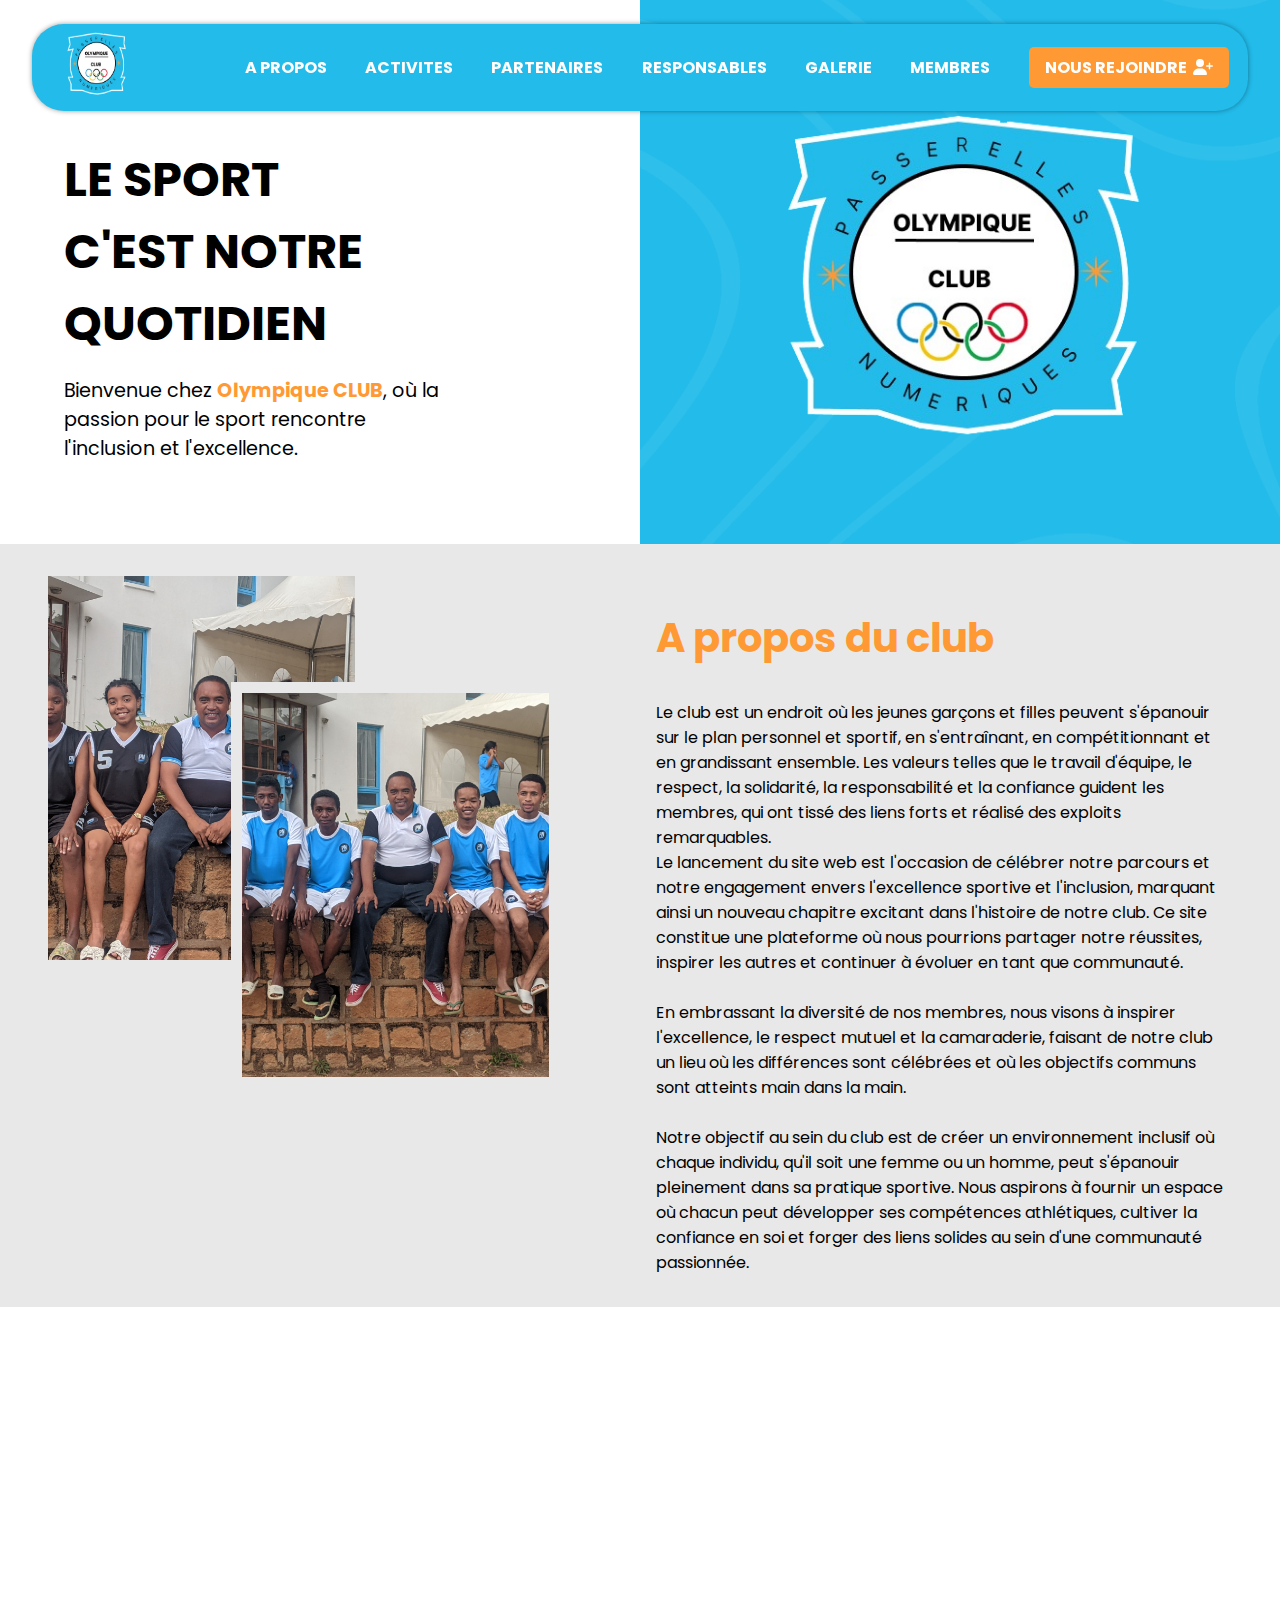
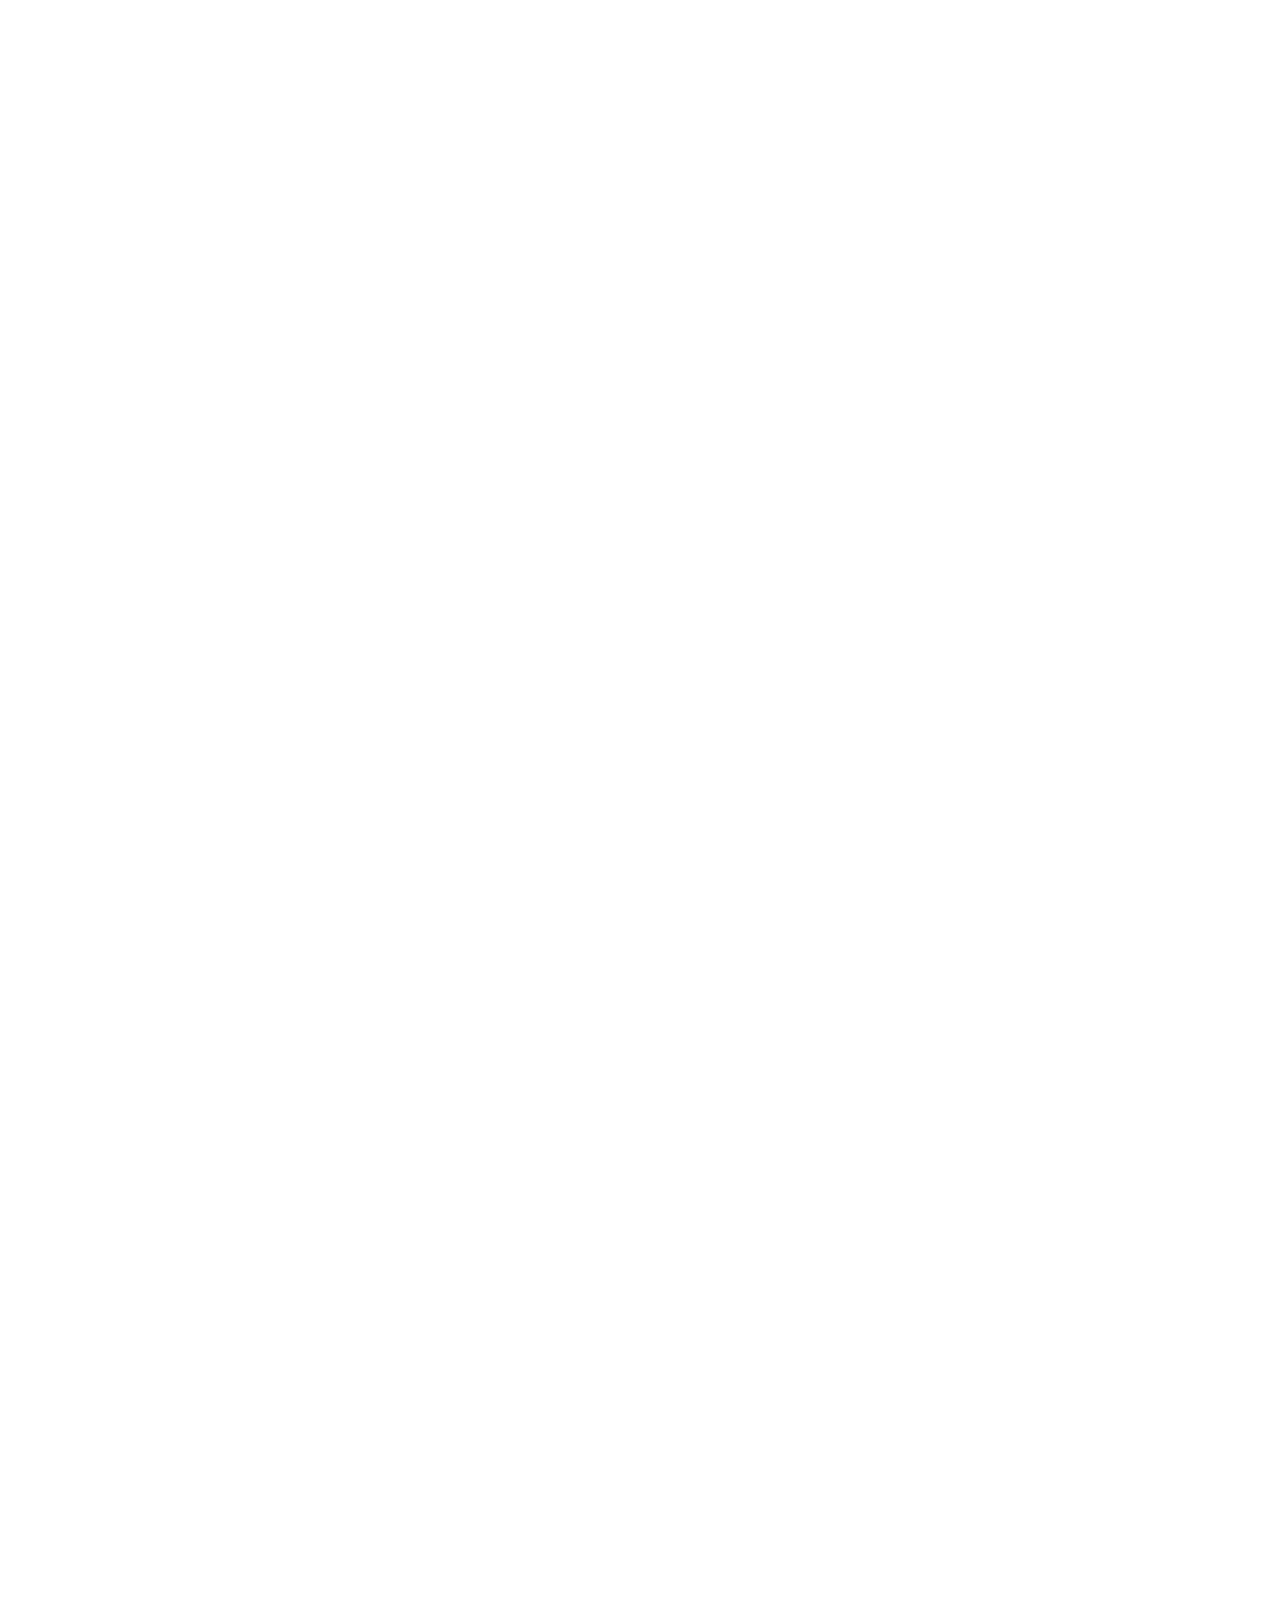
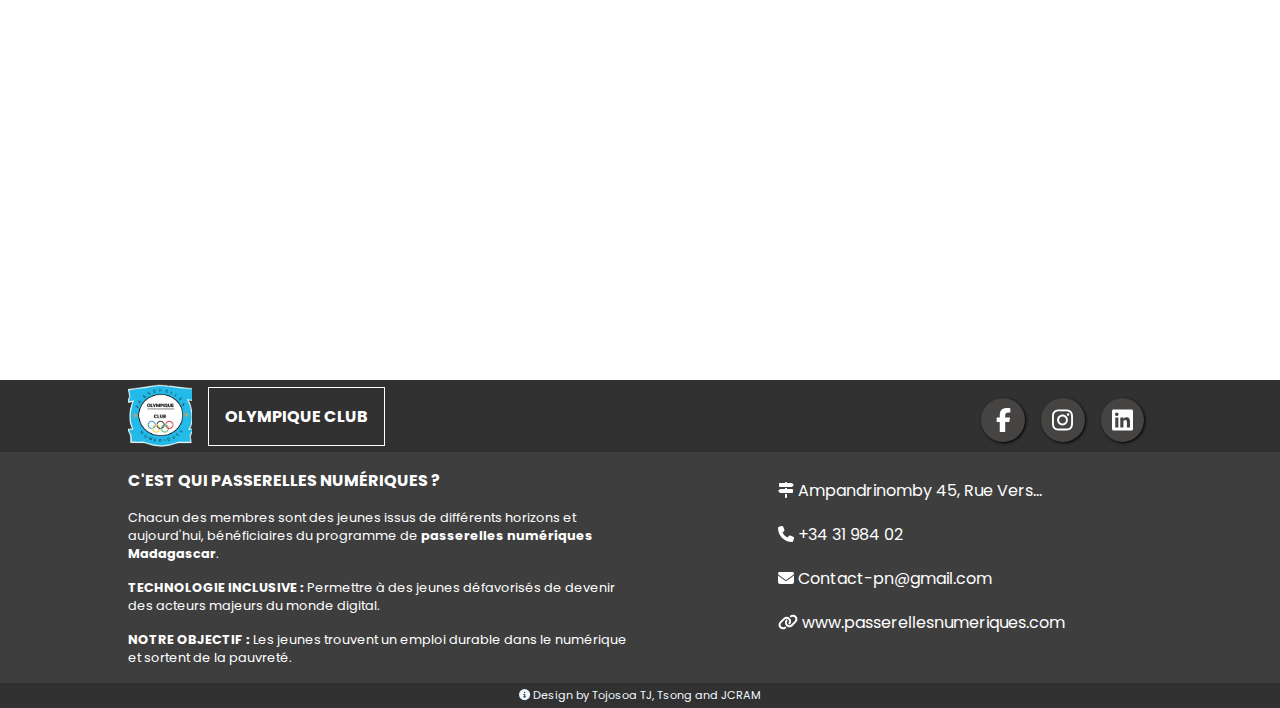
<file: index.html>
<!DOCTYPE html>
<html lang="en">
<head>
    <meta charset="UTF-8">
    <meta name="viewport" content="width=device-width, initial-scale=1.0">
    <title>Club Sport</title>
    <link rel="stylesheet" href="style.css">
    <link rel="stylesheet" href="membres.css">
    <script src="galerie.js"></script>
    <link rel="stylesheet" href="assets/fontawesome-free-6.5.2-web/css/all.css">
    <script src="assets/fontawesome-free-6.5.2-web/js/all.js" defer></script>
    <script src="script.js" defer></script>
    <link rel="icon" href="assets/img/logo.png">
    <link rel="preconnect" href="https://fonts.googleapis.com">
<link rel="preconnect" href="https://fonts.gstatic.com" crossorigin>
<link href="https://fonts.googleapis.com/css2?family=Aladin&family=Josefin+Sans:ital,wght@0,100..700;1,100..700&family=Oswald:wght@200..700&family=Poiret+One&family=Poppins:ital,wght@0,100;0,200;0,300;0,400;0,500;0,600;0,700;0,800;0,900;1,100;1,200;1,300;1,400;1,500;1,600;1,700;1,800;1,900&display=swap" rel="stylesheet">
</head>
<body>
    <header id="home">
        <nav class="navbar">
            <a href="#home"><div class="logo"><img src="assets/img/logo.png" alt="" width="64px" height="64px" ></div></a>
            <ul class="menu-nav">
                <span class="close"><i class="fa fa-close fa-xs"></i></span>

                <!-- <li><a href="#home">home</a></li> -->
                <li><a href="#about">A PROPOS</a></li>
                <li><a href="#activite">ACTIVITES</a></li>
                <li><a href="#partenaire">PARTENAIRES</a></li>
                <li><a href="#responsables">RESPONSABLES</a></li>
                <li><a href="galerie.html">GALERIE</a></li>
                <li><a href="membres.html">MEMBRES</a></li>
                <li class="nousRejoindre">
                    <a href="rejoindre.html"> NOUS REJOINDRE &nbsp;<i class="fa fa-user-plus" aria-hidden="true"></i></a>
                </li>
            </ul>

            <button class="menu-bar"><i class="fa fa-bars fa-xl" aria-hidden="true"></i></button>

        </nav>
        <div class="container-title">
            <h1>LE SPORT <br>
                C'EST NOTRE <br>
                QUOTIDIEN</h1>
            <p>Bienvenue chez <b style="color: #FF9933;">Olympique CLUB</b>, 
                où la passion pour le sport rencontre 
                l'inclusion et l'excellence.</p>
        </div>
        <div class="container-images">
            <div class="img"><img src="assets/img/logo.png" alt=""></div>
        </div>
    </header>

    <section id="about">
        <div class="container-images animation">
            <div class="img1"></div>
            <div class="img2"></div>
        </div>
        <div class="container-title">
            <h1>A propos du club</h1>
            Le club est un endroit où les jeunes garçons et filles peuvent s'épanouir sur le plan personnel et sportif, en s'entraînant, en compétitionnant et en grandissant ensemble. Les valeurs telles que le travail d'équipe, le respect, la solidarité, la responsabilité et la confiance guident les membres, qui ont tissé des liens forts et réalisé des exploits remarquables. <br>Le lancement du site web est l'occasion de célébrer notre parcours et notre engagement envers l'excellence sportive et l'inclusion, marquant ainsi un nouveau chapitre excitant dans l'histoire de notre club. Ce site constitue une plateforme où nous pourrions partager notre réussites, inspirer les autres et continuer à évoluer en tant que communauté.</p><br>
            <p class="p2">En embrassant la diversité de nos membres, nous visons à inspirer l'excellence, le respect mutuel et la camaraderie, faisant de notre club un lieu où les différences sont célébrées et où les objectifs communs sont atteints main dans la main. </p><br>
            <p class="p1">Notre objectif au sein du club est de créer un environnement inclusif où chaque individu, qu'il soit une femme ou un homme, peut s'épanouir pleinement dans sa pratique sportive. Nous aspirons à fournir un espace où chacun peut développer ses compétences athlétiques, cultiver la confiance en soi et forger des liens solides au sein d'une communauté passionnée.</p>
        </div>
    </section>

    <section id="activite" class="animation">
        <div class="container-title">
            <h1>Les différents activités</h1>
            <p>Au sein de notre club, nous nous efforçons de créer un cadre animé et motivant pour tous nos adhérents. Nous organisons fréquemment des événements 
                et des activités qui sont bénéfiques pour le développement personnel et professionnel de chacun. </p>
        </div>
        <div class="container-images">
            <div class="activite-box">
                <div class="img img1"></div>
                <h3>Entraînement</h3>
                <p>Le premier entraînement du foot, <br> avec tous les membres du Club <br> le 18/04/2024</p>
                <a href="activites.html"><button>plus de détails</button></a>
            </div>
            <div class="activite-box">
                <div class="img img2"></div>
                <h3>Réunion</h3>
                <p>La premiere réunion <br> entre tous les membres du club <br> le 18/04/2024</p>
                <a href="activites.html"><button>plus de détails</button></a>
            </div>
            <div class="activite-box">
                <div class="img img3"></div>
                <h3>Jeux de société</h3> 
                <p>La premiere réunion <br> entre tous les membres du club <br> le 18/04/2024</p>
                <a href="activites.html"><button>plus de détails</button></a>
            </div>
        </div>
    </section>

    

    <section id="partenaire" class="animation">
        <div class="container-title">
            <h4>Partenaires</h4>
            <h1>Les entités <br> qui nous  <br>soutiennent</h1>
            <p>Nombreux partenariats inconditionnels et mémorables, nous sommes reconnaissants envers eux pour leur soutien continu.</p>
            <div class="bottom-style">
                <div class="dots"></div>
                <div class="dots"></div>
                <div class="dots"></div>
                <div class="dots"></div>
                <div class="line"></div>
            </div>
        </div>

        <div class="container-images">
            <div class="grid-container">
                <div class="item item1"></div>
                <div class="item item2"></div>
                <div class="item item3"></div>  
                <div class="item item4"></div>
                <div class="item item5"></div>
                <div class="item item6"></div>
                <div class="item item7"></div>
                <div class="item item8"></div>
                <div class="item item9"></div>
                <div class="item item10"></div>
                <div class="item item11"></div>
                <div class="item item12"></div>
                <div class="item item13"></div> 
            </div>
        </div>
    </section>


    <section id="responsables" class="animation">
        <div class="container-title">
            <h1>LES PENSÉS DE NOS RÉSPONSABLES</h1>
            <hr>    
        </div>
        <div class="carousel">
            <div class="slide-container" id="slides">
                <div class="slide">
                    <div class="container">
                        <div class="images-info">
                            <div class="image img1">
                                <!-- <img src="assets/img/responsable.jpg" alt="" height="100%"> -->
                            </div>
                            <h3>Tsoavina RANDRIAMANALINA</h3>
                            <p>Coach du club</p>
                        </div>
                        <div class="text">
                            
                            <p>
                                <i class="fa fa-quote-left fa-xl quote-left" ></i>
                                    En tant que prof, J’ai accepté avec plaisir de coacher ce club 
                                    car pour moi, le sport joue un rôle crucial dans la réussite 
                                    des études. Il favorise le développement de compétences 
                                    essentielles telles que la discipline, la gestion du temps 
                                    et le travail d'équipe. 
                                <i class="fa fa-quote-right fa-xl quote-right"></i>
                            </p>
                            <div class="stars">
                                <i class="fa fa-star fa-xl" aria-hidden="true"></i>
                                <i class="fa fa-star fa-xl" aria-hidden="true"></i>
                                <i class="fa fa-star fa-xl" aria-hidden="true"></i>
                                <i class="fa fa-star fa-xl" aria-hidden="true"></i>
                                <i class="fa fa-star fa-xl" aria-hidden="true"></i>
                            </div>
                        </div>
                    </div>
                </div>

                <div class="slide">
                    <div class="container">
                        <div class="images-info">
                            <div class="image img2">
                                <!-- <img src="assets/img/responsable.jpg" alt="" height="100%"> -->
                            </div>
                            <h3>Richard RASOLOFO</h3>
                            <p>Président du club</p>
                        </div>
                        <div class="text">
                            
                            <p>
                                <i class="fa fa-quote-left fa-xl quote-left" ></i>
                                    Le sport est un mode de vie essentiel, 
                                    incitant à se dépasser et à repousser 
                                    ses limites pour viser l'excellence, 
                                    une source de motivation pour entretenir 
                                    sa santé physique, se défouler ou simplement 
                                    trouver du plaisir. 
                                <i class="fa fa-quote-right fa-xl quote-right"></i>
                            </p>
                            <div class="stars">
                                <i class="fa fa-star fa-xl" aria-hidden="true"></i>
                                <i class="fa fa-star fa-xl" aria-hidden="true"></i>
                                <i class="fa fa-star fa-xl" aria-hidden="true"></i>
                                <i class="fa fa-star fa-xl" aria-hidden="true"></i>
                                <i class="fa fa-star fa-xl" aria-hidden="true"></i>
                            </div>
                        </div>
                    </div>
                </div>
                
                <div class="slide">
                    <div class="container">
                        <div class="images-info">
                            <div class="image img3">
                                <!-- <img src="assets/img/responsable.jpg" alt="" height="100%"> -->
                            </div>
                            <h3>Achina BEARIVO</h3>
                            <p>Conseillère du club</p>
                        </div>
                        <div class="text">
                            
                            <p>
                                <i class="fa fa-quote-left fa-xl quote-left" ></i>
                                    Pour moi, le sport est l'une des activités les plus importantes que l'on doit pratiquer dans notre vie peu importe notre âge. Puisque l'on sait tous que les bienfaits du sport sur notre corps sont immenses.                                <i class="fa fa-quote-right fa-xl quote-right"></i>
                            </p>
                            <div class="stars">
                                <i class="fa fa-star fa-xl" aria-hidden="true"></i>
                                <i class="fa fa-star fa-xl" aria-hidden="true"></i>
                                <i class="fa fa-star fa-xl" aria-hidden="true"></i>
                                <i class="fa fa-star fa-xl" aria-hidden="true"></i>
                                <i class="fa fa-star fa-xl" aria-hidden="true"></i>
                            </div>
                        </div>
                    </div>
                </div>
                <div class="slide">
                    <div class="container">
                        <div class="images-info">
                            <div class="image img4">
                                <!-- <img src="assets/img/responsable.jpg" alt="" height="100%"> -->
                            </div>
                            <h3>Stéphano RAZAFIMANDIMBY</h3>
                            <p>Rapporteur du club</p>
                        </div>
                        <div class="text">
                            
                            <p>
                                <i class="fa fa-quote-left fa-xl quote-left" ></i>
                                Chers amis,<br>

                                Le sport est bien plus qu'une simple activité physique : c'est une source de bien-être et de plaisir. Rejoignez-nous pour bouger, vous dépasser et partager des moments inoubliables. Ensemble, faisons de chaque jour une victoire !

                                Allez, tous en mouvement ! 💪✨                              </p>
                            <div class="stars">
                                <i class="fa fa-star fa-xl" aria-hidden="true"></i>
                                <i class="fa fa-star fa-xl" aria-hidden="true"></i>
                                <i class="fa fa-star fa-xl" aria-hidden="true"></i>
                                <i class="fa fa-star fa-xl" aria-hidden="true"></i>
                                <i class="fa fa-star fa-xl" aria-hidden="true"></i>
                            </div>
                        </div>
                    </div>
                </div>
            </div>
            <div class="buttons-container">
                <button id="left" class="btn"><i class="fa fa-angle-left fa-3x" aria-hidden="true"></i></button>
                <button id="right" class="btn"><i class="fa fa-angle-right fa-3x" aria-hidden="true"></i></button>
            </div>
        </div>
    </section>

    <footer>
        <div class="logo-PN">
            <div class="container-title">
                <div class="logo"></div>
                <h4 class="title">OLYMPIQUE CLUB</h4>
            </div>
            <div class="container-icon">
                <div class="icon icon1">
                    <a href="https://www.facebook.com/passerelles.numeriques.madagasikara/"><i class="fa-brands fa-xl fa-facebook-f" aria-hidden="true"></i></a>
                </div>
                <div class="icon icon2">
                    <a href="https://www.instagram.com/?hl=fr"><i class="fa-brands fa-xl fa-instagram" aria-hidden="true"></i></a>
                </div>
                <div class="icon icon3">
                    <a href="https://www.linkedin.com/showcase/passerelles-num%C3%A9riques-madagasikara/"><i class="fa-brands fa-xl fa-linkedin" aria-hidden="true"></i></a>
                </div>
            </div>
        </div>
        <div class="info-PN">
            <div class="about-text">
                <h4>C'EST QUI PASSERELLES NUMÉRIQUES ?</h4>
                <p>Chacun des membres sont des jeunes issus de différents horizons et aujourd'hui, bénéficiaires du programme de <b>passerelles numériques Madagascar</b>.</p>
                <p><b>TECHNOLOGIE INCLUSIVE :</b> Permettre à des jeunes défavorisés de devenir des acteurs majeurs du monde digital. </p>
                <p><b>NOTRE OBJECTIF :</b> Les jeunes trouvent un emploi durable dans le numérique et sortent de la pauvreté.  </p>
            </div>

            <div class="contact-container">
                <div class="contact"><i class="fa fa-map-signs" aria-hidden="true"></i> Ampandrinomby 45, Rue Vers...</div>
                <div class="contact"><i class="fa fa-phone" aria-hidden="true"></i> +34 31 984 02</div>
                <div class="contact"><i class="fa fa-envelope" aria-hidden="true"></i> Contact-pn@gmail.com</div>
                <div class="contact"><i class="fa fa-link" aria-hidden="true"></i> www.passerellesnumeriques.com</div>
            </div>
        </div>
        <div class="createdBy"><i class="fa fa-info-circle" aria-hidden="true"></i> Design by Tojosoa TJ, Tsong and JCRAM</div>
    </footer>
</body>
</html>
</file>
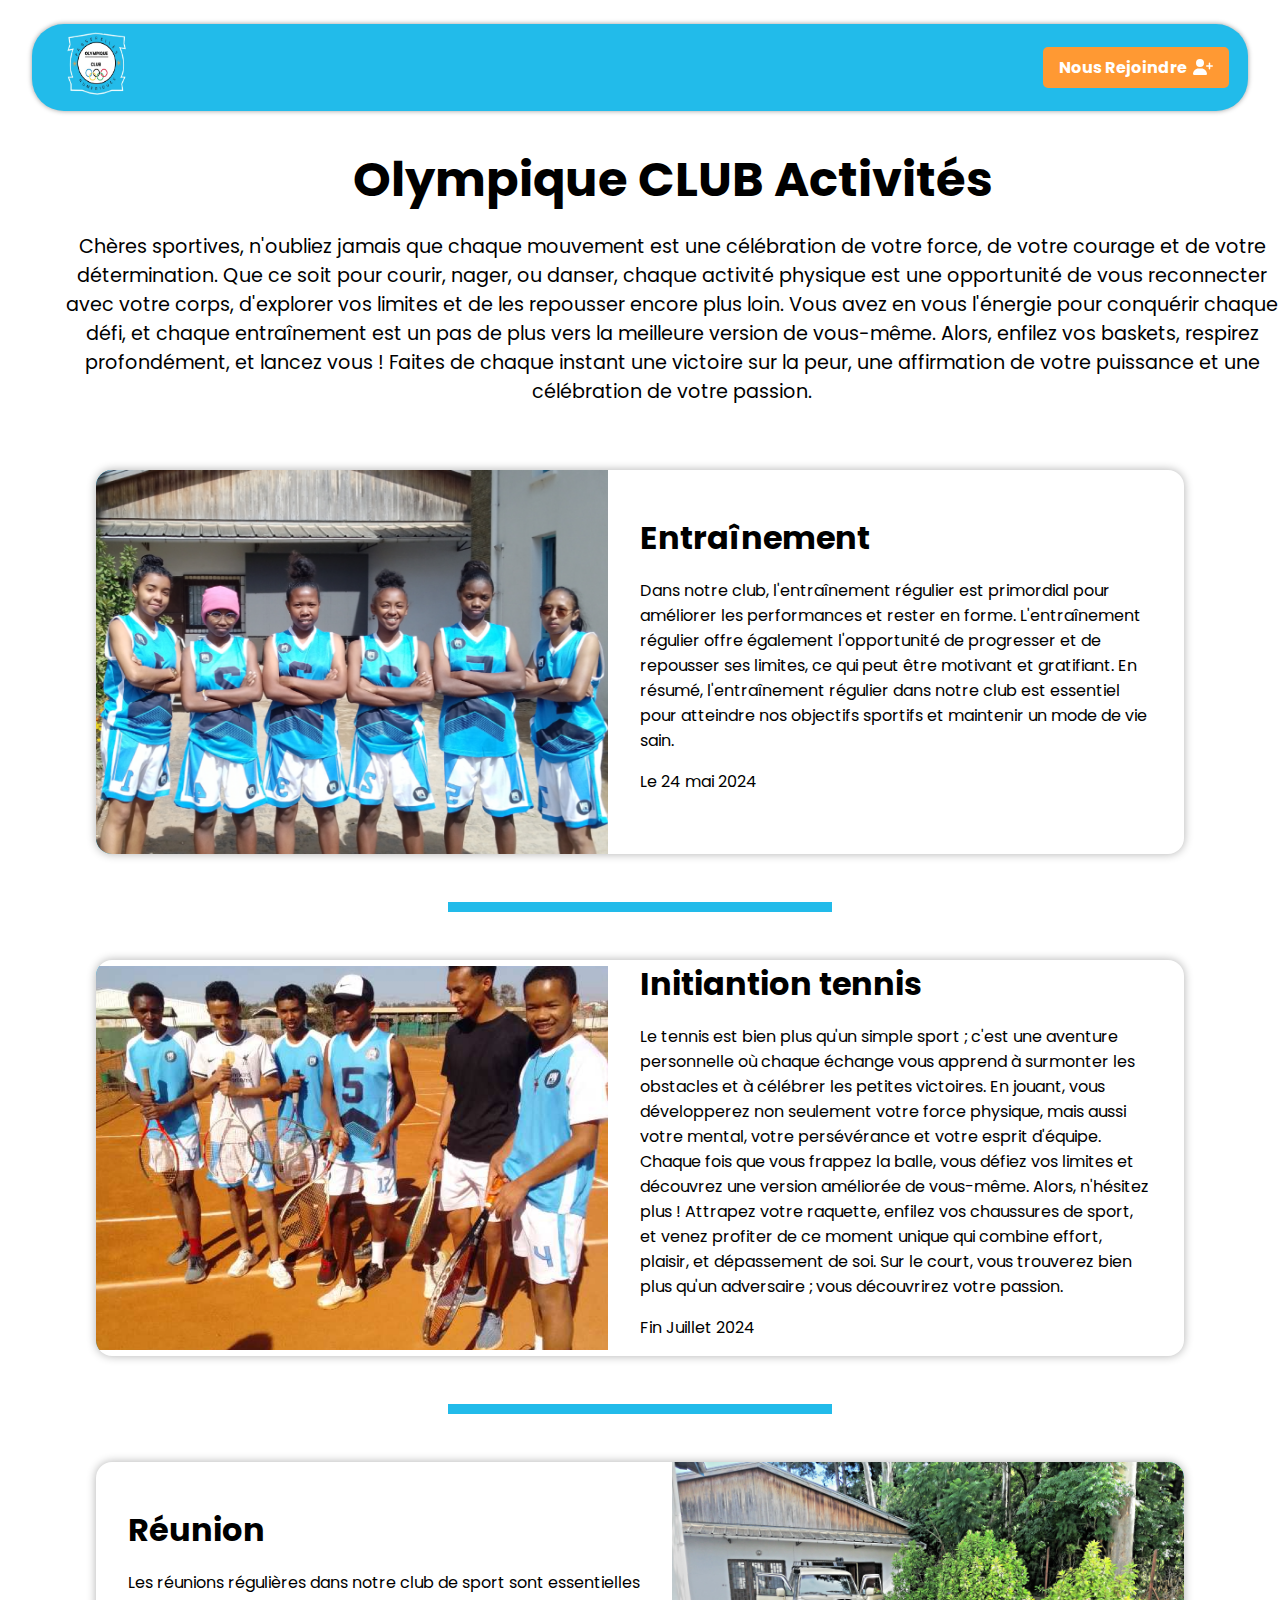
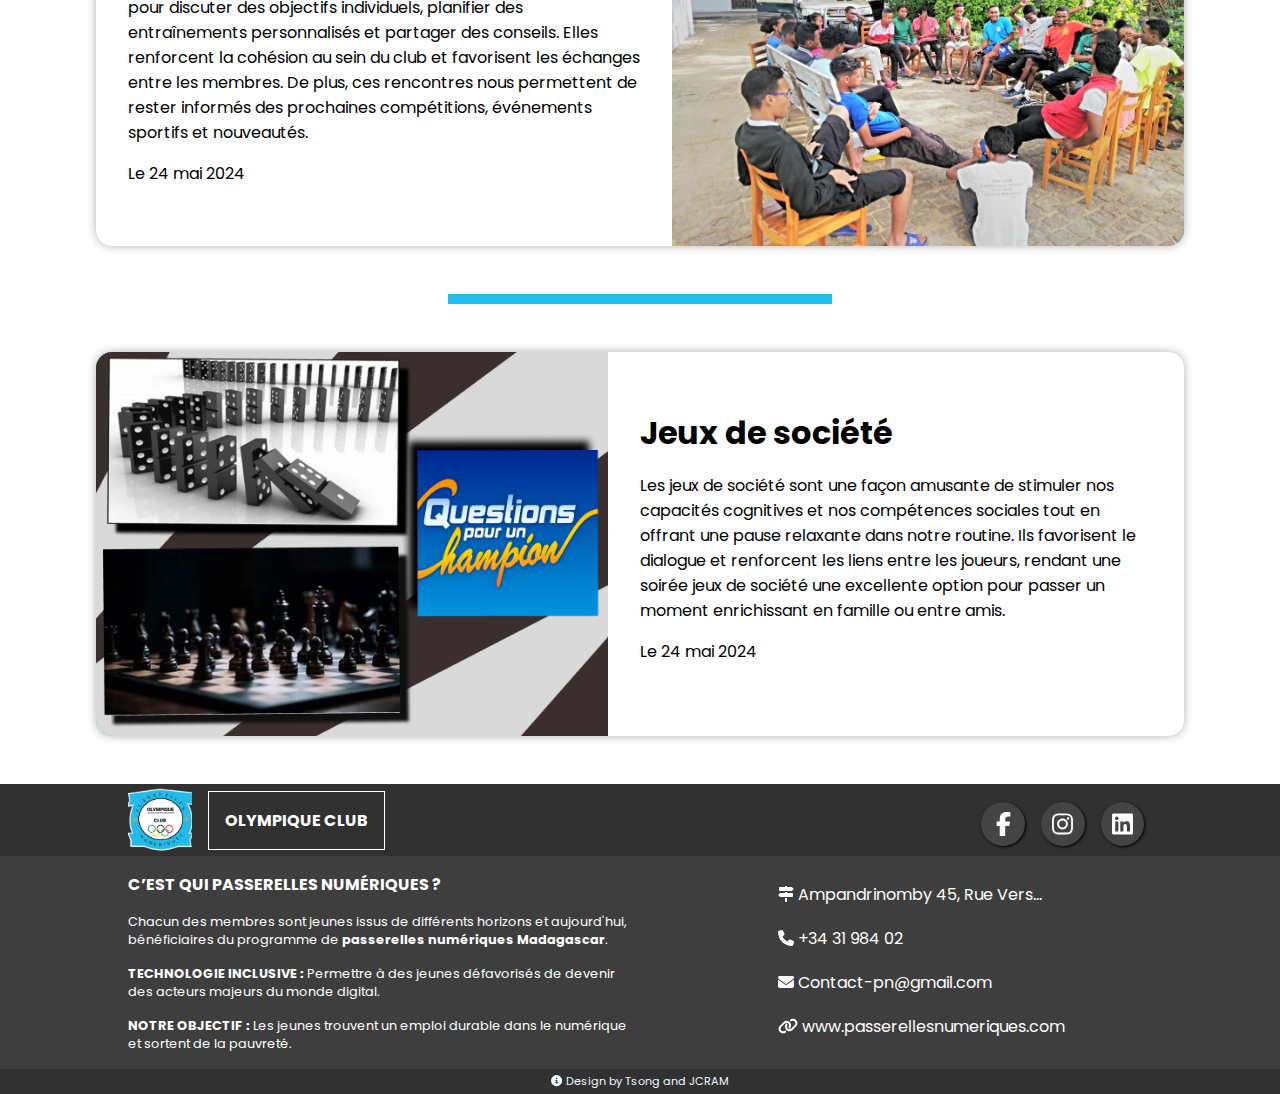
<file: activites.html>
<!DOCTYPE html>
<html lang="en">
<head>
    <meta charset="UTF-8">
    <meta name="viewport" content="width=device-width, initial-scale=1.0">
    <title>Membres</title>
    <link rel="stylesheet" href="style.css">   
    <link rel="stylesheet" href="membres.css">
    <link rel="stylesheet" href="activite.css">

    <link rel="stylesheet" href="assets/fontawesome-free-6.5.2-web/css/all.css">
    <script src="assets/fontawesome-free-6.5.2-web/js/all.js" defer></script>
    <script src="script.js" defer></script>
    <link rel="icon" href="./assets/img/logo.png">
    <link rel="preconnect" href="https://fonts.googleapis.com">
<link rel="preconnect" href="https://fonts.gstatic.com" crossorigin>
<link href="https://fonts.googleapis.com/css2?family=Aladin&family=Josefin+Sans:ital,wght@0,100..700;1,100..700&family=Oswald:wght@200..700&family=Poiret+One&family=Poppins:ital,wght@0,100;0,200;0,300;0,400;0,500;0,600;0,700;0,800;0,900;1,100;1,200;1,300;1,400;1,500;1,600;1,700;1,800;1,900&display=swap" rel="stylesheet">
</head>
<body>
    <header id="home">
        <nav class="navbar">
            <a href="index.html"><div class="logo"><img src="assets/img/logo.png" alt="" width="64px" height="64px" ></div></a>
            <ul class="menu-nav">
                <span class="close"><i class="fa fa-close fa-xs"></i></span>

                <li class="nousRejoindre">
                    <a href="rejoindre.html"> Nous Rejoindre &nbsp;<i class="fa fa-user-plus" aria-hidden="true"></i></a>
                </li>
            </ul>
            <button class="menu-bar"><i class="fa fa-bars fa-xl" aria-hidden="true"></i></button>
        </nav>
        <div class="container-title container-title-member">
            <h1>Olympique CLUB Activités</h1>
            <p>Chères sportives, n'oubliez jamais que chaque mouvement est une célébration de votre force, de votre courage et de votre détermination. Que ce soit pour courir, nager, ou danser, chaque activité physique est une opportunité de vous reconnecter avec votre corps, d'explorer vos limites et de les repousser encore plus loin. Vous avez en vous l'énergie pour conquérir chaque défi, et chaque entraînement est un pas de plus vers la meilleure version de vous-même. Alors, enfilez vos baskets, respirez profondément, et lancez vous ! Faites de chaque instant une victoire sur la peur, une affirmation de votre puissance et une célébration de votre passion.</p>
        </div>
    </header>
    <section>
        <div class="container-activite container-activite1">
            <div class="container-img container-img1"></div>
            <div class="container-title">
                <h3>Entraînement</h3>
                <p>Dans notre club, l'entraînement régulier est primordial pour améliorer les performances et rester en forme. L'entraînement régulier offre également l'opportunité de progresser et de repousser ses limites, ce qui peut être motivant et gratifiant. En résumé, l'entraînement régulier dans notre club est essentiel pour atteindre nos objectifs sportifs et maintenir un mode de vie sain.</p>
                <p>Le 24 mai 2024</p>
            </div>
        </div>
        <hr>
        <div class="container-activite container-activite3">
            <div class="container-img container-img4"></div>
            <div class="container-title">
                <h3>Initiantion tennis</h3>
                <p>Le tennis est bien plus qu'un simple sport ; c'est une aventure personnelle où chaque échange vous apprend à surmonter les obstacles et à célébrer les petites victoires. En jouant, vous développerez non seulement votre force physique, mais aussi votre mental, votre persévérance et votre esprit d'équipe. Chaque fois que vous frappez la balle, vous défiez vos limites et découvrez une version améliorée de vous-même. Alors, n'hésitez plus ! Attrapez votre raquette, enfilez vos chaussures de sport, et venez profiter de ce moment unique qui combine effort, plaisir, et dépassement de soi. Sur le court, vous trouverez bien plus qu'un adversaire ; vous découvrirez votre passion.</p>
                <p>Fin Juillet 2024</p>
            </div>
        </div>
        <hr>
        <div class="container-activite container-activite2">
            <div class="container-img container-img2"></div>
            <div class="container-title">
                <h3>Réunion</h3>
                <p>Les réunions régulières dans notre club de sport sont essentielles pour discuter des objectifs individuels, planifier des entraînements personnalisés et partager des conseils. Elles renforcent la cohésion au sein du club et favorisent les échanges entre les membres. De plus, ces rencontres nous permettent de rester informés des prochaines compétitions, événements sportifs et nouveautés.</p>
                <p>Le 24 mai 2024</p>
            </div>
        </div>
        <hr>
        <div class="container-activite container-activite3">
            <div class="container-img container-img3"></div>
            <div class="container-title">
                <h3>Jeux de société</h3>
                <p>Les jeux de société sont une façon amusante de stimuler nos capacités cognitives et nos compétences sociales tout en offrant une pause relaxante dans notre routine. Ils favorisent le dialogue et renforcent les liens entre les joueurs, rendant une soirée jeux de société une excellente option pour passer un moment enrichissant en famille ou entre amis.</p>
                <p>Le 24 mai 2024</p>
            </div>
        </div>
    </section>
    <footer>
        <div class="logo-PN">
            <div class="container-title">
                <div class="logo"></div>
                <h4 class="title">OLYMPIQUE CLUB</h4>
            </div>
            <div class="container-icon">
                <div class="icon icon1">
                    <a href="https://www.facebook.com/passerelles.numeriques.madagasikara/"><i class="fa-brands fa-xl fa-facebook-f" aria-hidden="true"></i></a>
                </div>
                <div class="icon icon2">
                    <a href="https://www.instagram.com/?hl=fr"><i class="fa-brands fa-xl fa-instagram" aria-hidden="true"></i></a>
                </div>
                <div class="icon icon3">
                    <a href="https://www.linkedin.com/showcase/passerelles-num%C3%A9riques-madagasikara/"><i class="fa-brands fa-xl fa-linkedin" aria-hidden="true"></i></a>
                </div>
            </div>
        </div>
        <div class="info-PN">
            <div class="about-text">
                <h4>C’EST QUI PASSERELLES NUMÉRIQUES ?</h4>
                <p>Chacun des membres sont jeunes issus de différents horizons et aujourd'hui, bénéficiaires du programme de <b>passerelles numériques Madagascar</b>.</p>
                <p><b>TECHNOLOGIE INCLUSIVE :</b> Permettre à des jeunes défavorisés de devenir des acteurs majeurs du monde digital. </p>
                <p><b>NOTRE OBJECTIF :</b> Les jeunes trouvent un emploi durable dans le numérique et sortent de la pauvreté.  </p>
            </div>

            <div class="contact-container">
                <div class="contact"><i class="fa fa-map-signs" aria-hidden="true"></i> Ampandrinomby 45, Rue Vers...</div>
                <div class="contact"><i class="fa fa-phone" aria-hidden="true"></i> +34 31 984 02</div>
                <div class="contact"><i class="fa fa-envelope" aria-hidden="true"></i> Contact-pn@gmail.com</div>
                <div class="contact"><i class="fa fa-link" aria-hidden="true"></i> www.passerellesnumeriques.com</div>
            </div>
        </div>
        <div class="createdBy"><i class="fa fa-info-circle" aria-hidden="true"></i> Design by Tsong and JCRAM</div>
    </footer>
</body>
</html>
</file>
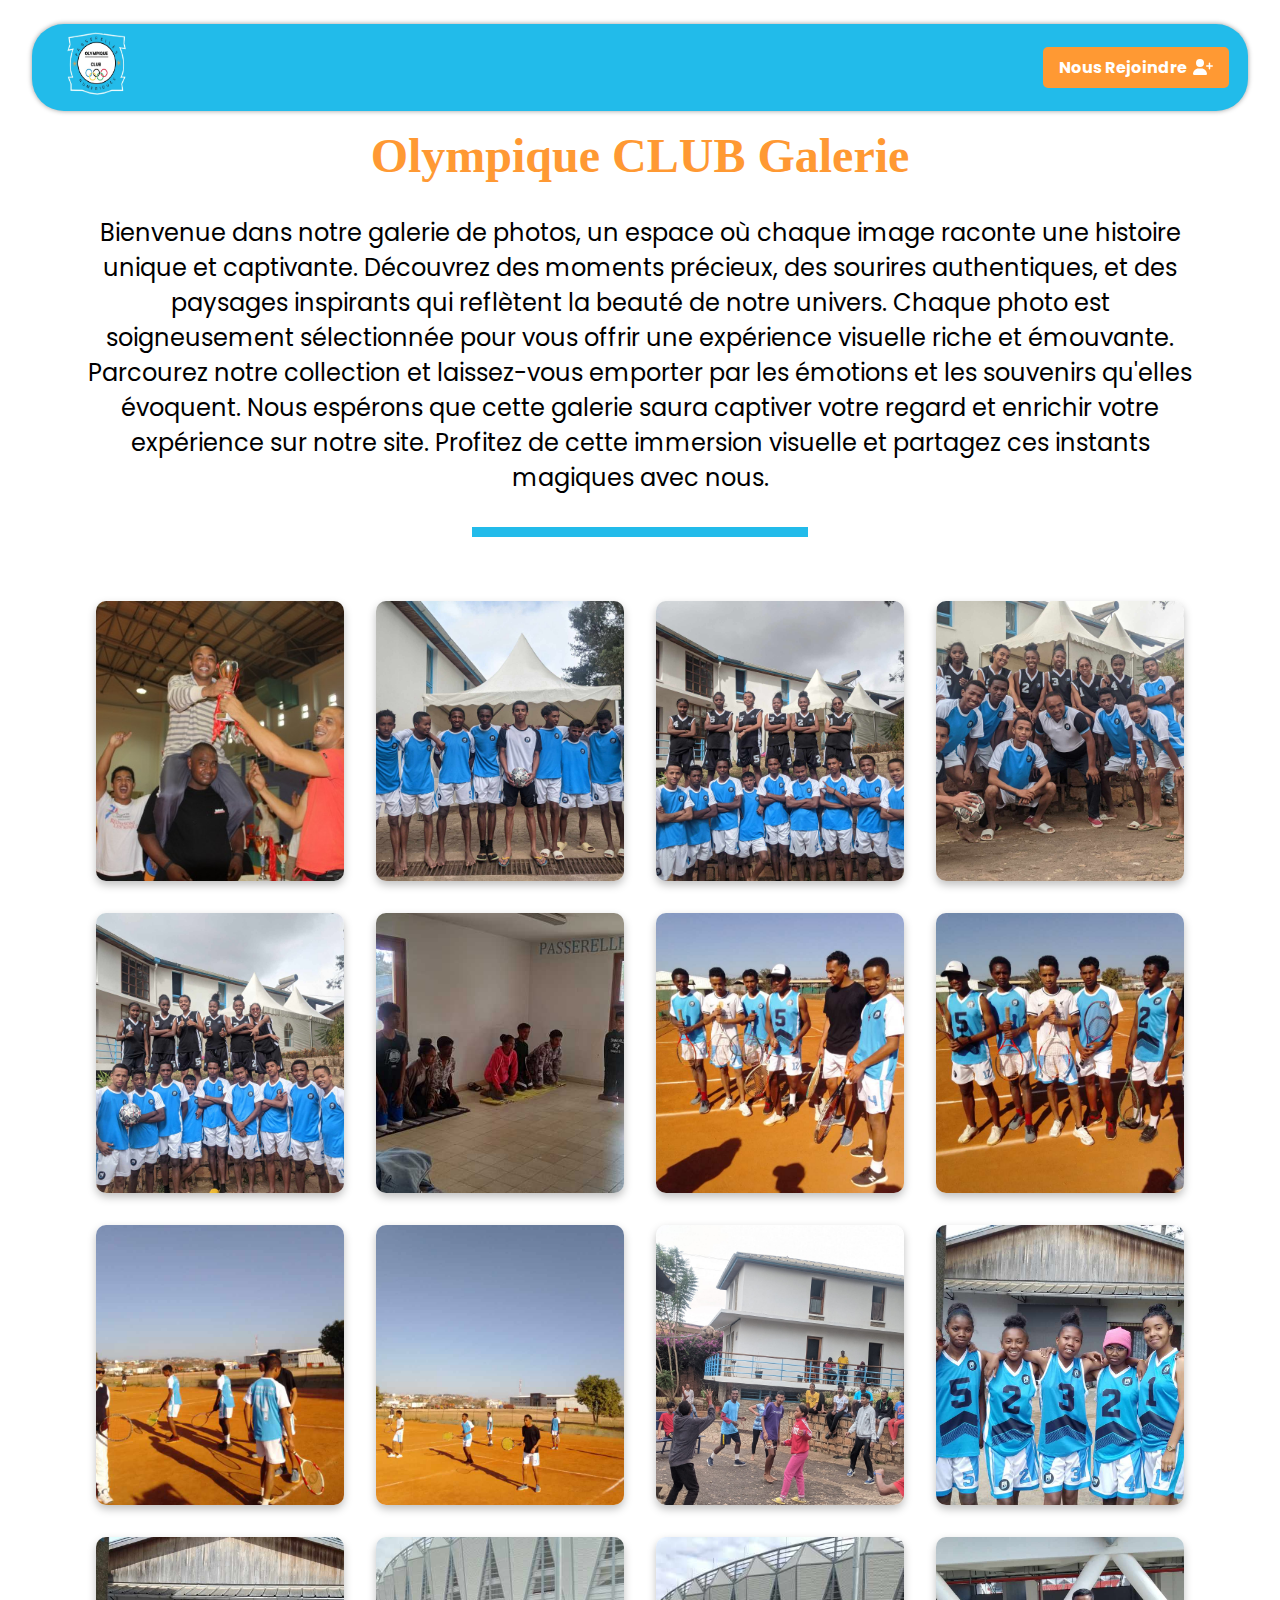
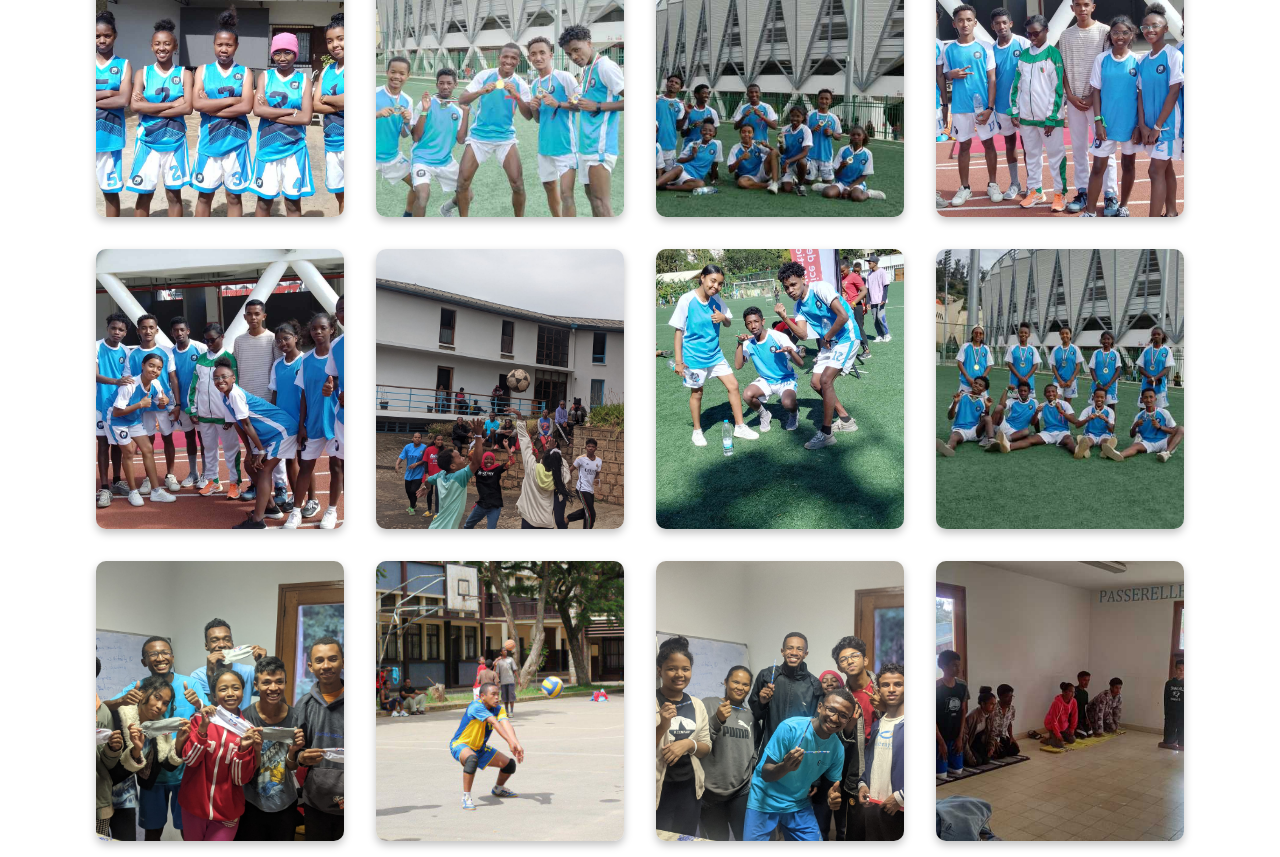
<file: galerie.html>
<!DOCTYPE html>
<html lang="en">
<head>
    <meta charset="UTF-8">
    <meta name="viewport" content="width=device-width, initial-scale=1.0">
    <title>Membres</title>
    <link rel="stylesheet" href="style.css">   
    <link rel="stylesheet" href="galerie.css">
    <link rel="stylesheet" href="assets/fontawesome-free-6.5.2-web/css/all.css">
    <script src="assets/fontawesome-free-6.5.2-web/js/all.js" defer></script>
    <script src="script.js" defer></script>
    <link rel="icon" href="./assets/img/logo.png">
    <link rel="preconnect" href="https://fonts.googleapis.com">
    <link rel="preconnect" href="https://fonts.gstatic.com" crossorigin>
    <link href="https://fonts.googleapis.com/css2?family=Aladin&family=Josefin+Sans:ital,wght@0,100..700;1,100..700&family=Oswald:wght@200..700&family=Poiret+One&family=Poppins:ital,wght@0,100;0,200;0,300;0,400;0,500;0,600;0,700;0,800;0,900;1,100;1,200;1,300;1,400;1,500;1,600;1,700;1,800;1,900&display=swap" rel="stylesheet">
</head>
<body>
    <header id="home">
        <nav class="navbar">
            <a href="index.html"><div class="logo"><img src="assets/img/logo.png" alt="" width="64px" height="64px" ></div></a>
            <ul class="menu-nav">
                <span class="close"><i class="fa fa-close fa-xs"></i></span>

                <li class="nousRejoindre">
                    <a href="rejoindre.html"> Nous Rejoindre &nbsp;<i class="fa fa-user-plus" aria-hidden="true"></i></a>
                </li>
            </ul>

            <button class="menu-bar"><i class="fa fa-bars fa-xl" aria-hidden="true"></i></button>

        </nav>
    </header>

    <div class="wrapper">
        <h1>Olympique CLUB Galerie</h1>
        <p>Bienvenue dans notre galerie de photos, un espace où chaque image raconte une histoire unique et captivante. Découvrez des moments précieux, des sourires authentiques, et des paysages inspirants qui reflètent la beauté de notre univers. Chaque photo est soigneusement sélectionnée pour vous offrir une expérience visuelle riche et émouvante. Parcourez notre collection et laissez-vous emporter par les émotions et les souvenirs qu'elles évoquent. Nous espérons que cette galerie saura captiver votre regard et enrichir votre expérience sur notre site. Profitez de cette immersion visuelle et partagez ces instants magiques avec nous.</p>
        <hr>
        <div class="cols">
            <div class="col" ontouchstart="this.classList.toggle('hover');">
                <div class="container">
                    <div class="front" style="background-image: url(assets/img/A11.jpg)">
                        
                    </div>
                    <div class="back">
                        <div class="inner">
                        <p>Notre Coach avec son trophée .</p>
                        </div>
                    </div>
                </div>
            </div>
            <div class="col" ontouchstart="this.classList.toggle('hover');">
                <div class="container">
                    <div class="front" style="background-image: url(assets/img/A2.jpg)">
                        
                    </div>
                    <div class="back">
                        <div class="inner">
                            <p>Les sportifs d'Olympique CLUB</p>
                        </div>
                    </div>
                </div>
            </div>
            <div class="col" ontouchstart="this.classList.toggle('hover');">
                <div class="container">
                    <div class="front" style="background-image: url(assets/img/A3.jpg)">
                        
                    </div>
                    <div class="back">
                        <div class="inner">
                            <p>Les membres d'Olympique CLUB</p>
                        </div>
                    </div>
                </div>
            </div>
            <div class="col" ontouchstart="this.classList.toggle('hover');">
                <div class="container">
                    <div class="front" style="background-image: url(assets/img/A4.jpg)">
                        
                    </div>
                    <div class="back">
                        <div class="inner">
                            <p>Photo ensemble avec notre Coach.</p>
                        </div>
                    </div>
                </div>
            </div>
            <div class="col" ontouchstart="this.classList.toggle('hover');">
                <div class="container">
                    <div class="front" style="background-image: url(assets/img/A5.jpg)">
                        
                    </div>
                    <div class="back">
                        <div class="inner">
                            <p>Les membres d'Olympique CLUB</p>
                        </div>
                    </div>
                </div>
            </div>
            <div class="col" ontouchstart="this.classList.toggle('hover');">
                <div class="container">
                    <div class="front" style="background-image: url(assets/img/A24.jpg)">
                       
                    </div>
                    <div class="back">
                        <div class="inner">
                            <p>Initiation Judo <br> 27 Mai 2024</p>
                        </div>
                    </div>
                </div>
            </div>
            <div class="col" ontouchstart="this.classList.toggle('hover');">
                  <div class="container">
                      <div class="front" style="background-image: url(assets/img/A7.jpg)">
                         
                      </div>
                      <div class="back">
                          <div class="inner">
                            <p>Initiation tennis <br> Fin Juillet 2024</p>
                          </div>
                      </div>
                  </div>
            </div>
            <div class="col" ontouchstart="this.classList.toggle('hover');">
                <div class="container">
                    <div class="front" style="background-image: url(assets/img/A8.jpg)">
                        
                    </div>
                    <div class="back">
                        <div class="inner">
                            <p>Initiation tennis <br> Fin Juillet 2024</p>
                        </div>
                    </div>
                </div>
            </div>
            <div class="col" ontouchstart="this.classList.toggle('hover');">
                <div class="container">
                    <div class="front" style="background-image: url(assets/img/A9.jpg)">
                       
                    </div>
                    <div class="back">
                        <div class="inner">
                            <p>Initiation tennis <br> Fin Juillet 2024</p>
                        </div>
                    </div>
                </div>
            </div>
            <div class="col" ontouchstart="this.classList.toggle('hover');">
                <div class="container">
                    <div class="front" style="background-image: url(assets/img/A10.jpg)">
                        
                    </div>
                    <div class="back">
                        <div class="inner">
                            <p>Initiation tennis <br> Fin Juillet 2024</p>
                        </div>
                    </div>
                </div>
            </div>
            <div class="col" ontouchstart="this.classList.toggle('hover');">
                <div class="container">
                    <div class="front" style="background-image: url(assets/img/A29.jpg)">
                        
                    </div>
                    <div class="back">
                        <div class="inner">
                            <p>Lors d'Olympique à organisé une activité  <br> 22 Mai 2024</p>
                        </div>
                    </div>
                </div>
            </div>
            <div class="col" ontouchstart="this.classList.toggle('hover');">
              <div class="container">
                  <div class="front" style="background-image: url(assets/img/A12.jpg)">
                     
                  </div>
                  <div class="back">
                      <div class="inner">
                        <p>Les sportives d'Olympique CLUB</p>
                    </div>
                  </div>
              </div>
            </div>
            <div class="col" ontouchstart="this.classList.toggle('hover');">
                <div class="container">
                    <div class="front" style="background-image: url(assets/img/A13.jpg)">
                       
                    </div>
                    <div class="back">
                        <div class="inner">
                            <p>Les sportives d'Olympique CLUB</p>
                        </div>
                    </div>
                </div>
            </div>
            <div class="col" ontouchstart="this.classList.toggle('hover');">
                <div class="container">
                    <div class="front" style="background-image: url(assets/img/A14.jpg)">
                       
                    </div>
                    <div class="back">
                        <div class="inner">
                            <p>Olympique Sport au Stade Barea Mahamasina <br>01 Juin 2024.</p>
                        </div>
                    </div>
                </div>
            </div>
            <div class="col" ontouchstart="this.classList.toggle('hover');">
                <div class="container">
                    <div class="front" style="background-image: url(assets/img/A15.jpg)">
                        
                    </div>
                    <div class="back">
                        <div class="inner">
                            <p>Olympique Sport au Stade Barea Mahamasina <br>01 Juin 2024.</p>
                        </div>
                    </div>
                </div>
            </div>
            <div class="col" ontouchstart="this.classList.toggle('hover');">
                <div class="container">
                    <div class="front" style="background-image: url(assets/img/A16.jpg)">
                       
                    </div>
                    <div class="back">
                        <div class="inner">
                            <p>Olympique Sport au Stade Barea Mahamasina <br>01 Juin 2024.</p>
                        </div>
                    </div>
                </div>
            </div>
            <div class="col" ontouchstart="this.classList.toggle('hover');">
            <div class="container">
                <div class="front" style="background-image: url(assets/img/A17.jpg)">
                  
                </div>
                <div class="back">
                    <div class="inner">
                        <p>Olympique Sport au Stade Barea Mahamasina <br>01 Juin 2024.</p>
                    </div>
                </div>
            </div>
            </div>
            <div class="col" ontouchstart="this.classList.toggle('hover');">
                <div class="container">
                    <div class="front" style="background-image: url(assets/img/A27.jpg)">
                       
                    </div>
                    <div class="back">
                        <div class="inner">
                            <p>Lors d'Olympique à organisé une activité  <br> 22 Mai 2024</p>
                        </div>
                    </div>
                </div>
            </div>
            <div class="col" ontouchstart="this.classList.toggle('hover');">
                <div class="container">
                    <div class="front" style="background-image: url(assets/img/A19.jpg)">
                        
                    </div>
                    <div class="back">
                        <div class="inner">
                            <p>Olympique Sport au Stade Barea Mahamasina <br>01 Juin 2024.</p>
                        </div>
                    </div>
                </div>
            </div>
            <div class="col" ontouchstart="this.classList.toggle('hover');">
                <div class="container">
                    <div class="front" style="background-image: url(assets/img/A20.jpg)">
                        
                    </div>
                    <div class="back">
                        <div class="inner">
                            <p>Olympique Sport au Stade Barea Mahamasina <br>01 Juin 2024.</p>
                        </div>
                    </div>
                </div>
            </div>
            <div class="col" ontouchstart="this.classList.toggle('hover');">
                <div class="container">
                    <div class="front" style="background-image: url(assets/img/A25.jpg)">
                       
                    </div>
                    <div class="back">
                        <div class="inner">
                            <p>Lors d'Olympique à organisé une activité  <br> 22 Mai 2024</p>
                        </div>
                    </div>
                </div>
            </div>
            <div class="col" ontouchstart="this.classList.toggle('hover');">
                <div class="container">
                    <div class="front" style="background-image: url(assets/img/A23.jpg)">
                        
                    </div>
                    <div class="back">
                        <div class="inner">
                            <p>Notre Coach qui fait d'entrainement de volley ball</p>
                        </div>
                    </div>
                </div>
            </div>
            <div class="col" ontouchstart="this.classList.toggle('hover');">
                <div class="container">
                    <div class="front" style="background-image: url(assets/img/A26.jpg)">
                        
                    </div>
                    <div class="back">
                        <div class="inner">
                            <p>Lors d'Olympique à organisé une activité  <br> 22 Mai 2024</p>
                        </div>
                    </div>
                </div>
            </div>
            <div class="col" ontouchstart="this.classList.toggle('hover');">
                <div class="container">
                    <div class="front" style="background-image: url(assets/img/A24.jpg)">
                       
                    </div>
                    <div class="back">
                        <div class="inner">
                            <p>Initiation Judo<br>13 Juillet 2024.</p>
                        </div>
                    </div>
                </div>
            </div>
              </div>
       </div>  
      </body>
</html>
</file>
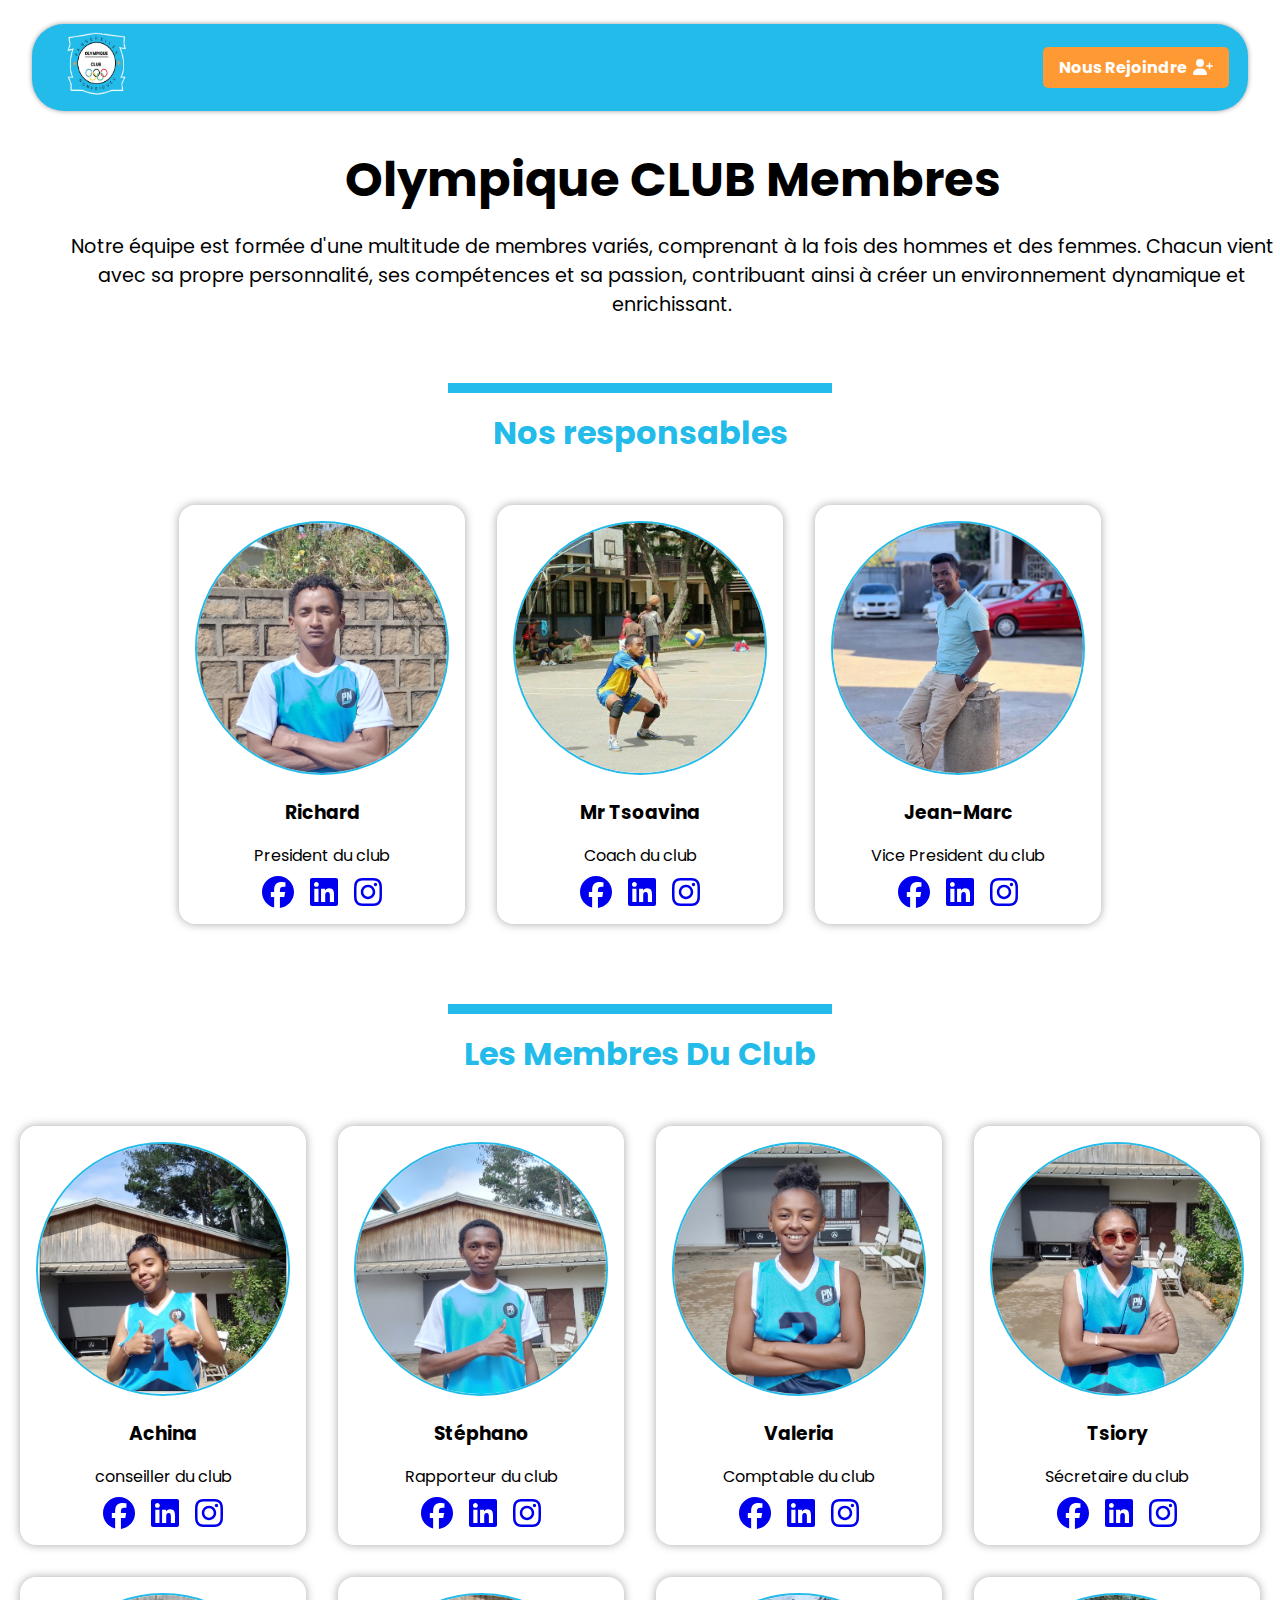
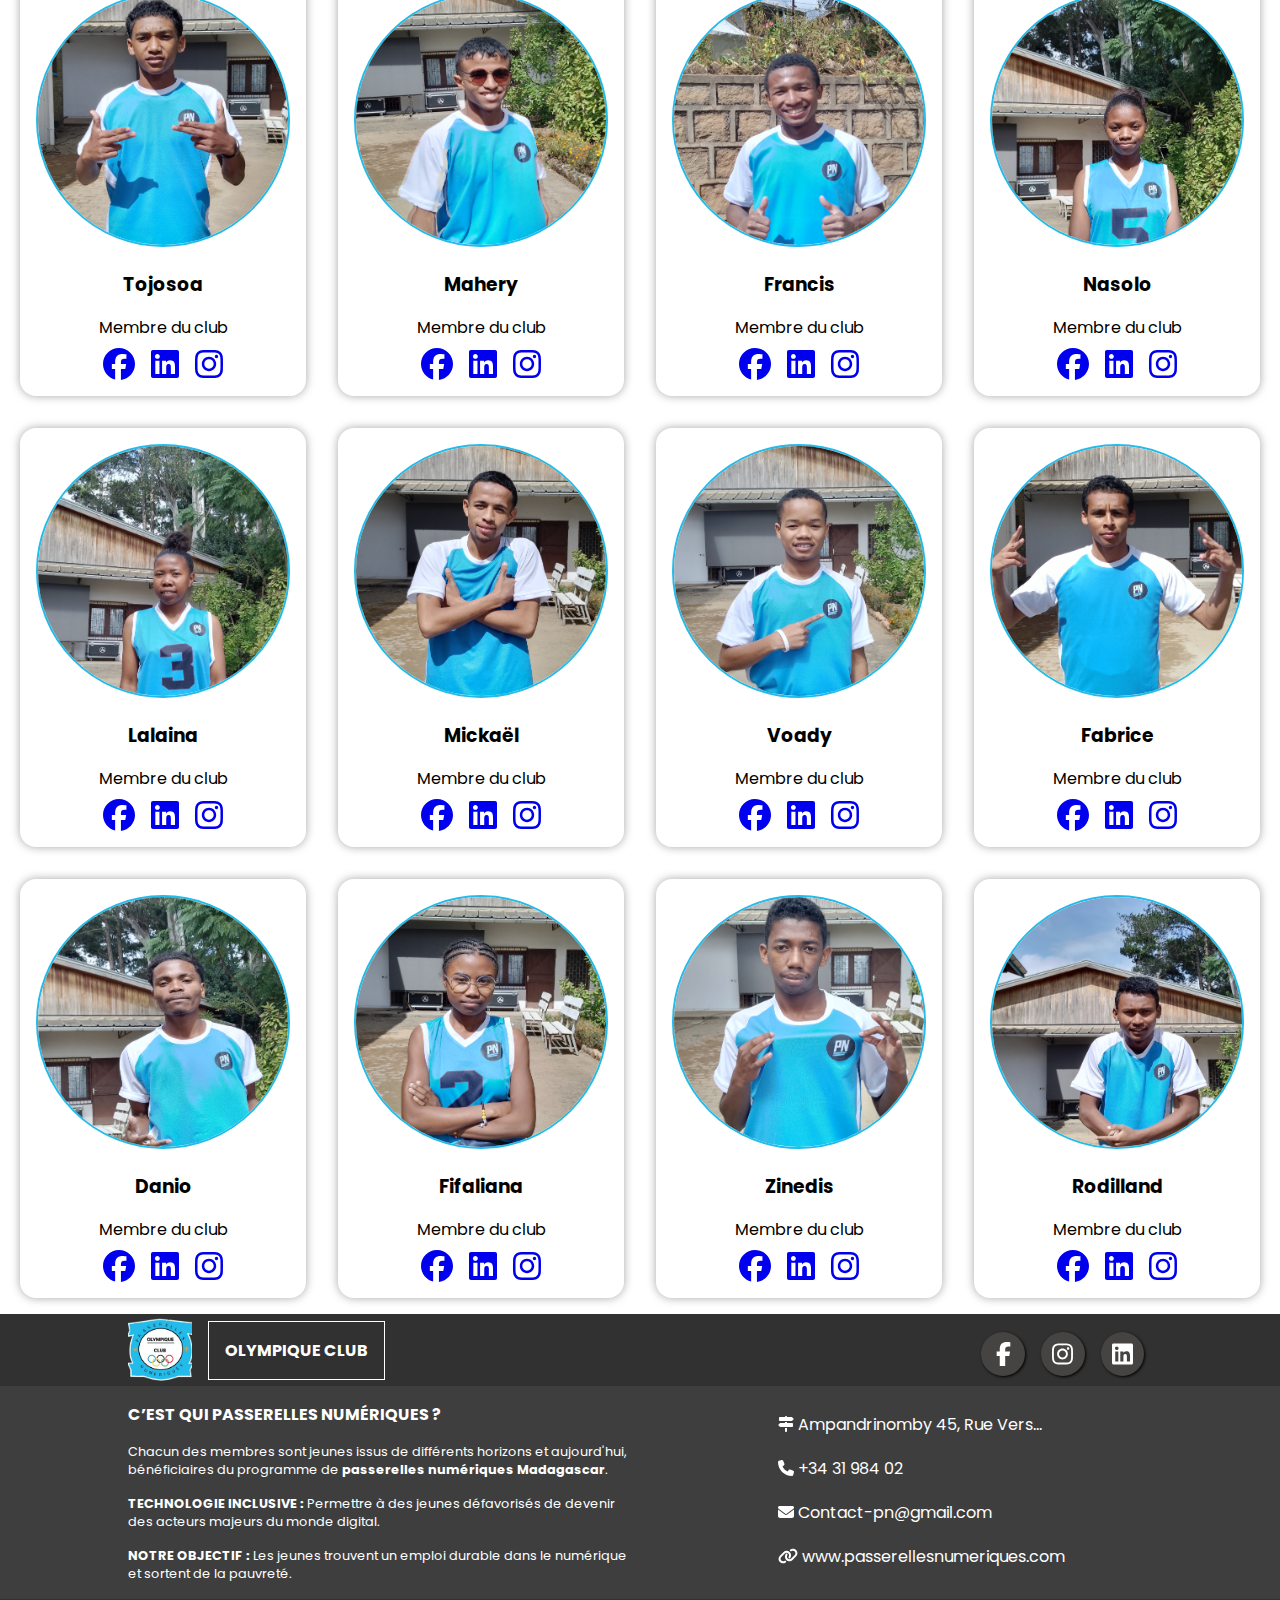
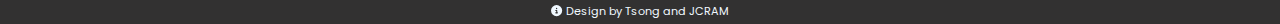
<file: membres.html>
<!DOCTYPE html>
<html lang="en">
<head>
    <meta charset="UTF-8">
    <meta name="viewport" content="width=device-width, initial-scale=1.0">
    <title>Membres</title>
    <link rel="stylesheet" href="style.css">   
    <link rel="stylesheet" href="membres.css">
    <link rel="stylesheet" href="assets/fontawesome-free-6.5.2-web/css/all.css">
    <script src="assets/fontawesome-free-6.5.2-web/js/all.js" defer></script>
    <script src="script.js" defer></script>
    <link rel="icon" href="./assets/img/logo.png">
    <link rel="preconnect" href="https://fonts.googleapis.com">
    <link rel="preconnect" href="https://fonts.gstatic.com" crossorigin>
    <link href="https://fonts.googleapis.com/css2?family=Aladin&family=Josefin+Sans:ital,wght@0,100..700;1,100..700&family=Oswald:wght@200..700&family=Poiret+One&family=Poppins:ital,wght@0,100;0,200;0,300;0,400;0,500;0,600;0,700;0,800;0,900;1,100;1,200;1,300;1,400;1,500;1,600;1,700;1,800;1,900&display=swap" rel="stylesheet">
</head>
<body>
    <header id="home">
        <nav class="navbar">
            <a href="index.html"><div class="logo"><img src="assets/img/logo.png" alt="" width="64px" height="64px" ></div></a>
            <ul class="menu-nav">
                <span class="close"><i class="fa fa-close fa-xs"></i></span>
                <li class="nousRejoindre">
                    <a href="rejoindre.html"> Nous Rejoindre &nbsp;<i class="fa fa-user-plus" aria-hidden="true"></i></a>
                </li>
            </ul>

            <button class="menu-bar"><i class="fa fa-bars fa-xl" aria-hidden="true"></i></button>

        </nav>
        <div class="container-title container-title-member">
            <h1>Olympique CLUB Membres</h1>
            <p>Notre équipe est formée d'une multitude de membres variés, comprenant à la fois des hommes et des femmes. Chacun vient avec sa propre personnalité, ses compétences et sa passion, contribuant ainsi à créer un environnement dynamique et enrichissant.</p>
        </div>
    </header>
    <section>
        <hr>
        <h4>Nos responsables</h4>
        <div class="container president">
            <div class="membre">
                <img src="assets/img/membres/richard.png" alt="">
                <h3>Richard</h3>
                <span>President du club</span>
                <div class="icon">
                    <a href="https://www.facebook.com/richard.cerphe"><i class="fa-brands fa-facebook fa-2xl"></i></a>&nbsp; &nbsp;
                    <a href="https://www.linkedin.com/"><i class="fa-brands fa-linkedin fa-2xl"></i></a>&nbsp; &nbsp;
                    <a href="https://www.instagram.com/"><i class="fa-brands fa-instagram fa-2xl"></i></a>
                </div>
            </div>
            <div class="membre">
                <img src="assets/img/membres/tsoavina.jpg" alt="">
                <h3>Mr Tsoavina</h3>
                <span>Coach du club</span>
                <div class="icon">
                    <a href="https://www.facebook.com/Tsoavina"><i class="fa-brands fa-facebook fa-2xl"></i></a>&nbsp; &nbsp;
                    <a href="https://www.linkedin.com/"><i class="fa-brands fa-linkedin fa-2xl"></i></a>&nbsp; &nbsp;
                    <a href="https://www.instagram.com/"><i class="fa-brands fa-instagram fa-2xl"></i></a>
                </div>
            </div>
            <div class="membre">
                <img src="assets/img/membres/jmarc.jpg" alt="">
                <h3>Jean-Marc</h3>
                <span>Vice President du club</span>
                <div class="icon">
                    <a href="https://www.facebook.com/Tsoavina"><i class="fa-brands fa-facebook fa-2xl"></i></a>&nbsp; &nbsp;
                    <a href="https://www.linkedin.com/"><i class="fa-brands fa-linkedin fa-2xl"></i></a>&nbsp; &nbsp;
                    <a href="https://www.instagram.com/"><i class="fa-brands fa-instagram fa-2xl"></i></a>
                </div>
            </div>
        </div>

        <hr>
        <h4>Les Membres Du Club</h4>
        <div class="container">
            <div class="membre">
                <img src="assets/img/membres//membre1.png" alt="">
                <h3>Achina</h3>
                <span>conseiller du club</span>
                <div class="icon">
                    <a href="https://www.facebook.com/achina.eurydice"><i class="fa-brands fa-facebook fa-2xl"></i></a>&nbsp; &nbsp;
                    <a href="https://www.linkedin.com/"><i class="fa-brands fa-linkedin fa-2xl"></i></a>&nbsp; &nbsp;
                    <a href="https://www.instagram.com/"><i class="fa-brands fa-instagram fa-2xl"></i></a>
                </div>
            </div>
            <div class="membre">
                <img src="assets/img/membres/membre2.png" alt="">
                <h3>Stéphano</h3>
                <span>Rapporteur du club</span>
                <div class="icon">
                    <a href="https://www.facebook.com/profile.php?id=100072708098716"><i class="fa-brands fa-facebook fa-2xl"></i></a>&nbsp; &nbsp;
                    <a href="https://www.linkedin.com/"><i class="fa-brands fa-linkedin fa-2xl"></i></a>&nbsp; &nbsp;
                    <a href="https://www.instagram.com/"><i class="fa-brands fa-instagram fa-2xl"></i></a>
                </div>
            </div>
            <div class="membre">
                <img src="assets/img/membres/membre3.png" alt="">
                <h3>Valeria</h3>
                <span>Comptable du club</span>
                <div class="icon">
                    <a href="https://www.facebook.com/valeria.nambinintsoa11"><i class="fa-brands fa-facebook fa-2xl"></i></a>&nbsp; &nbsp;
                    <a href="https://www.linkedin.com/"><i class="fa-brands fa-linkedin fa-2xl"></i></a>&nbsp; &nbsp;
                    <a href="https://www.instagram.com/"><i class="fa-brands fa-instagram fa-2xl"></i></a>
                </div>
            </div>
            <div class="membre">
                <img src="assets/img/membres/membre4.png" alt="">
                <h3>Tsiory</h3>
                <span>Sécretaire du club</span>
                <div class="icon">
                    <a href="https://www.facebook.com/rojotsioryy.andrianoro"><i class="fa-brands fa-facebook fa-2xl"></i></a>&nbsp; &nbsp;
                    <a href="https://www.linkedin.com/"><i class="fa-brands fa-linkedin fa-2xl"></i></a>&nbsp; &nbsp;
                    <a href="https://www.instagram.com/"><i class="fa-brands fa-instagram fa-2xl"></i></a>
                </div>
            </div>
            <div class="membre">
                <img src="assets/img/membres/membre5.png" alt="">
                <h3>Tojosoa</h3>
                <span>Membre du club</span>
                <div class="icon">
                    <a href="https://www.facebook.com/"><i class="fa-brands fa-facebook fa-2xl"></i></a>&nbsp; &nbsp;
                    <a href="https://www.linkedin.com/"><i class="fa-brands fa-linkedin fa-2xl"></i></a>&nbsp; &nbsp;
                    <a href="https://www.instagram.com/"><i class="fa-brands fa-instagram fa-2xl"></i></a>
                </div>
            </div>
            <div class="membre">
                <img src="assets/img/membres/membre6.png" alt="">
                <h3>Mahery</h3>
                <span>Membre du club</span>
                <div class="icon">
                    <a href="https://www.facebook.com/"><i class="fa-brands fa-facebook fa-2xl"></i></a>&nbsp; &nbsp;
                    <a href="https://www.linkedin.com/"><i class="fa-brands fa-linkedin fa-2xl"></i></a>&nbsp; &nbsp;
                    <a href="https://www.instagram.com/"><i class="fa-brands fa-instagram fa-2xl"></i></a>
                </div>
            </div>
            <div class="membre">
                <img src="assets/img/membres/membre7.png" alt="">
                <h3>Francis</h3>
                <span>Membre du club</span>
                <div class="icon">
                    <a href="https://www.facebook.com/profile.php?id=100095299637222"><i class="fa-brands fa-facebook fa-2xl"></i></a>&nbsp; &nbsp;
                    <a href="https://www.linkedin.com/"><i class="fa-brands fa-linkedin fa-2xl"></i></a>&nbsp; &nbsp;
                    <a href="https://www.instagram.com/"><i class="fa-brands fa-instagram fa-2xl"></i></a>
                </div>
            </div>
            <div class="membre">
                <img src="assets/img/membres/membre8.png" alt="">
                <h3>Nasolo</h3>
                <span>Membre du club</span>
                <div class="icon">
                    <a href="https://www.facebook.com/profile.php?id=61556389601459"><i class="fa-brands fa-facebook fa-2xl"></i></a>&nbsp; &nbsp;
                    <a href="https://www.linkedin.com/"><i class="fa-brands fa-linkedin fa-2xl"></i></a>&nbsp; &nbsp;
                    <a href="https://www.instagram.com/"><i class="fa-brands fa-instagram fa-2xl"></i></a>
                </div>
            </div>
            <div class="membre">
                <img src="assets/img/membres/membre9.png" alt="">
                <h3>Lalaina</h3>
                <span>Membre du club</span>
                <div class="icon">
                    <a href="https://www.facebook.com/"><i class="fa-brands fa-facebook fa-2xl"></i></a>&nbsp; &nbsp;
                    <a href="https://www.linkedin.com/"><i class="fa-brands fa-linkedin fa-2xl"></i></a>&nbsp; &nbsp;
                    <a href="https://www.instagram.com/"><i class="fa-brands fa-instagram fa-2xl"></i></a>
                </div>
            </div>
            <div class="membre">
                <img src="assets/img/membres/membre10.png" alt="">
                <h3>Mickaël</h3>
                <span>Membre du club</span>
                <div class="icon">
                    <a href="https://www.facebook.com/profile.php?id=61560870290359"><i class="fa-brands fa-facebook fa-2xl"></i></a>&nbsp; &nbsp;
                    <a href="https://www.linkedin.com/"><i class="fa-brands fa-linkedin fa-2xl"></i></a>&nbsp; &nbsp;
                    <a href="https://www.instagram.com/"><i class="fa-brands fa-instagram fa-2xl"></i></a>
                </div>
            </div>
            <div class="membre">
                <img src="assets/img/membres/membre11.png" alt="">
                <h3>Voady</h3>
                <span>Membre du club</span>
                <div class="icon">
                    <a href="https://www.facebook.com/profile.php?id=100092199703761"><i class="fa-brands fa-facebook fa-2xl"></i></a>&nbsp; &nbsp;
                    <a href="https://www.linkedin.com/"><i class="fa-brands fa-linkedin fa-2xl"></i></a>&nbsp; &nbsp;
                    <a href="https://www.instagram.com/"><i class="fa-brands fa-instagram fa-2xl"></i></a>
                </div>
            </div>
            <div class="membre">
                <img src="assets/img/membres/membre12.png" alt="">
                <h3>Fabrice</h3>
                <span>Membre du club</span>
                <div class="icon">
                    <a href="https://www.facebook.com/profile.php?id=61555213492498"><i class="fa-brands fa-facebook fa-2xl"></i></a>&nbsp; &nbsp;
                    <a href="https://www.linkedin.com/"><i class="fa-brands fa-linkedin fa-2xl"></i></a>&nbsp; &nbsp;
                    <a href="https://www.instagram.com/"><i class="fa-brands fa-instagram fa-2xl"></i></a>
                </div>
            </div>
            <div class="membre">
                <img src="assets/img/membres/membre13.png" alt="">
                <h3>Danio</h3>
                <span>Membre du club</span>
                <div class="icon">
                    <a href="https://www.facebook.com/profile.php?id=100095298145880"><i class="fa-brands fa-facebook fa-2xl"></i></a>&nbsp; &nbsp;
                    <a href="https://www.linkedin.com/"><i class="fa-brands fa-linkedin fa-2xl"></i></a>&nbsp; &nbsp;
                    <a href="https://www.instagram.com/"><i class="fa-brands fa-instagram fa-2xl"></i></a>
                </div>
            </div>
            <div class="membre">
                <img src="assets/img/membres/membre14.png" alt="">
                <h3>Fifaliana</h3>
                <span>Membre du club</span>
                <div class="icon">
                    <a href="https://www.facebook.com/yas.nathan"><i class="fa-brands fa-facebook fa-2xl"></i></a>&nbsp; &nbsp;
                    <a href="https://www.linkedin.com/"><i class="fa-brands fa-linkedin fa-2xl"></i></a>&nbsp; &nbsp;
                    <a href="https://www.instagram.com/"><i class="fa-brands fa-instagram fa-2xl"></i></a>
                </div>
            </div>
            <div class="membre">
                <img src="assets/img/membres/membre16.png" alt="">
                <h3>Zinedis</h3>
                <span>Membre du club</span>
                <div class="icon">
                    <a href="https://www.facebook.com/zindis.safidynantenaina"><i class="fa-brands fa-facebook fa-2xl"></i></a>&nbsp; &nbsp;
                    <a href="https://www.linkedin.com/"><i class="fa-brands fa-linkedin fa-2xl"></i></a>&nbsp; &nbsp;
                    <a href="https://www.instagram.com/"><i class="fa-brands fa-instagram fa-2xl"></i></a>
                </div>
            </div>
            <div class="membre">
                <img src="assets/img/membres/membre15.png" alt="">
                <h3>Rodilland</h3>
                <span>Membre du club</span>
                <div class="icon">
                    <a href="https://www.facebook.com/profile.php?id=61557268057579"><i class="fa-brands fa-facebook fa-2xl"></i></a>&nbsp; &nbsp;
                    <a href="https://www.linkedin.com/"><i class="fa-brands fa-linkedin fa-2xl"></i></a>&nbsp; &nbsp;
                    <a href="https://www.instagram.com/"><i class="fa-brands fa-instagram fa-2xl"></i></a>
                </div>
            </div>
            
           
    </section>
    <footer>
        <div class="logo-PN">
            <div class="container-title">
                <div class="logo"></div>
                <h4 class="title">OLYMPIQUE CLUB</h4>
            </div>
            <div class="container-icon">
                <div class="icon icon1">
                    <a href="https://www.facebook.com/passerelles.numeriques.madagasikara/"><i class="fa-brands fa-xl fa-facebook-f" aria-hidden="true"></i></a>
                </div>
                <div class="icon icon2">
                    <a href="https://www.instagram.com/?hl=fr"><i class="fa-brands fa-xl fa-instagram" aria-hidden="true"></i></a>
                </div>
                <div class="icon icon3">
                    <a href="https://www.linkedin.com/showcase/passerelles-num%C3%A9riques-madagasikara/"><i class="fa-brands fa-xl fa-linkedin" aria-hidden="true"></i></a>
                </div>
            </div>
        </div>
        <div class="info-PN">
            <div class="about-text">
                <h4>C’EST QUI PASSERELLES NUMÉRIQUES ?</h4>
                <p>Chacun des membres sont jeunes issus de différents horizons et aujourd'hui, bénéficiaires du programme de <b>passerelles numériques Madagascar</b>.</p>
                <p><b>TECHNOLOGIE INCLUSIVE :</b> Permettre à des jeunes défavorisés de devenir des acteurs majeurs du monde digital. </p>
                <p><b>NOTRE OBJECTIF :</b> Les jeunes trouvent un emploi durable dans le numérique et sortent de la pauvreté.  </p>
            </div>

            <div class="contact-container">
                <div class="contact"><i class="fa fa-map-signs" aria-hidden="true"></i> Ampandrinomby 45, Rue Vers...</div>
                <div class="contact"><i class="fa fa-phone" aria-hidden="true"></i> +34 31 984 02</div>
                <div class="contact"><i class="fa fa-envelope" aria-hidden="true"></i> Contact-pn@gmail.com</div>
                <div class="contact"><i class="fa fa-link" aria-hidden="true"></i> www.passerellesnumeriques.com</div>
            </div>
        </div>
        <div class="createdBy"><i class="fa fa-info-circle" aria-hidden="true"></i> Design by Tsong and JCRAM</div>
    </footer>
</body>
</html>
</file>
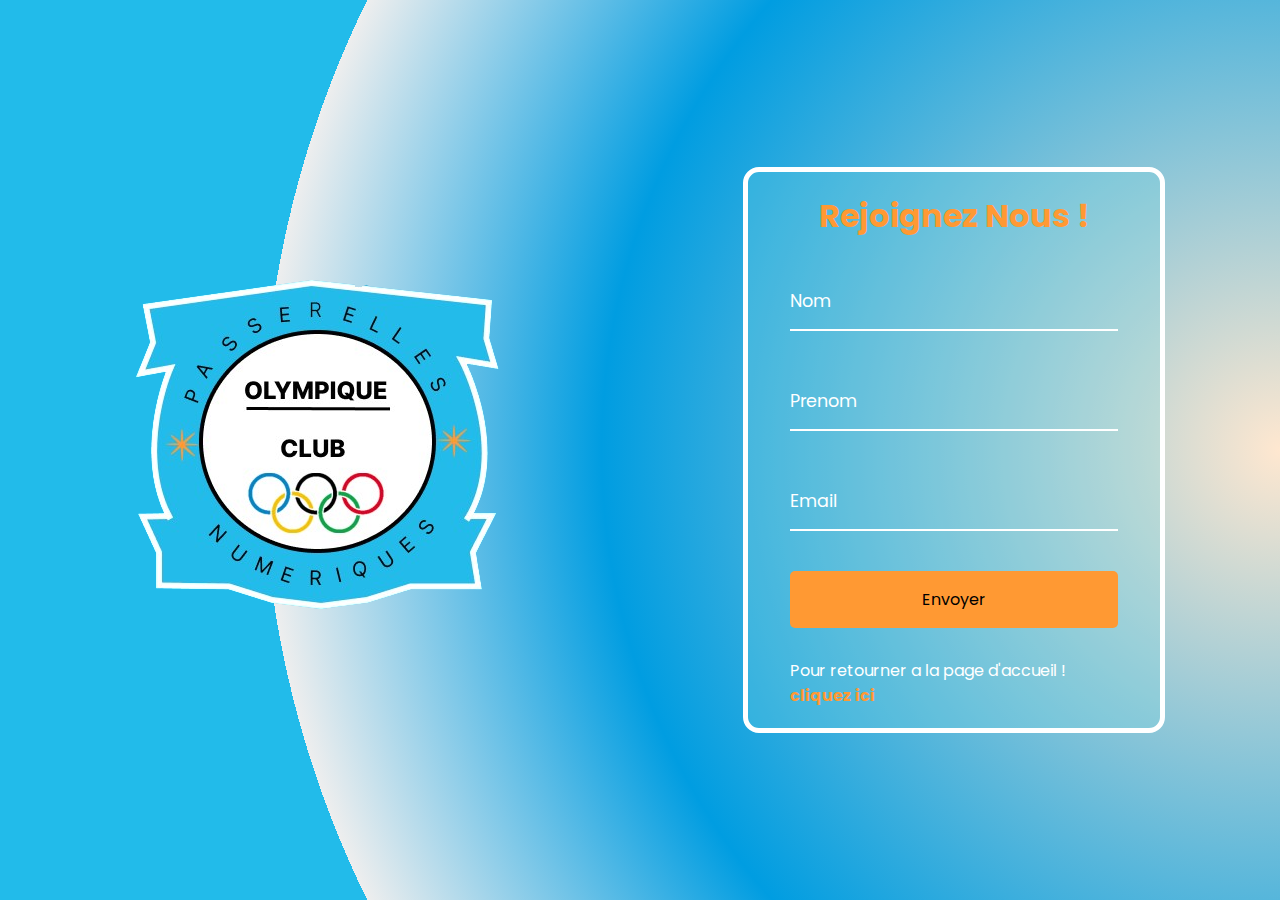
<file: rejoindre.html>
<!DOCTYPE html>
<html lang="en">
<head>
    <meta charset="UTF-8">
    <meta name="viewport" content="width=device-width, initial-scale=1.0">
    <title>Nous Rejoindre - Club Sport</title>
    <!-- Lien vers votre fichier CSS -->
    <link rel="stylesheet" href="rejoindre.css">
    <link rel="icon" href="./assets/img/logo.png">
    <link rel="preconnect" href="https://fonts.googleapis.com">
<link rel="preconnect" href="https://fonts.gstatic.com" crossorigin>
<link href="https://fonts.googleapis.com/css2?family=Aladin&family=Josefin+Sans:ital,wght@0,100..700;1,100..700&family=Oswald:wght@200..700&family=Poiret+One&family=Poppins:ital,wght@0,100;0,200;0,300;0,400;0,500;0,600;0,700;0,800;0,900;1,100;1,200;1,300;1,400;1,500;1,600;1,700;1,800;1,900&display=swap" rel="stylesheet">
</head>
<body>
    <div class="container-images">
        <div class="img"><img src="assets/img/logo.png" alt=""></div>
    </div>
    <!-- Contenu de la page avec le formulaire -->
    <div class="container">
        <h1>Rejoignez Nous !</h1>
        <form>
        <div class="form-control">
            <input type="text" id="nom" required />
            <label>Nom</label>
        </div>
        <div class="form-control">
            <input type="text" id="prenom" required />
            <label>Prenom</label>
        </div>
        <div class="form-control">
            <input type="text" id="email" required />
            <label>Email</label>
        </div>

        <button class="btn">Envoyer</button>

        <p class="text">Pour retourner a la page d'accueil !<a href="index.html"> cliquez ici</a></p>
        </form>
    </div>
</body>
<script>
    const labels = document.querySelectorAll('.form-control label');

    labels.forEach((label) => {
    label.innerHTML = label.innerText
        .split('')
        .map((letter, index) => `<span style="transition-delay: ${index * 40}ms">${letter}</span>`)
        .join('');
    });
</script>
</html>
</file>
<file: style.css>
* {
    padding: 0;
    margin: 0;
    font-family: poppins;
}


:root {
    --pcolor1:#22BBEA;
    --pcolor2:#FF9933;

    --scolor1: #009DE1;
    --scolor2: #CC6600;
    --scolor3: #404040;

    --bgColorSection:#e8e8e8;

    --bgColorfooter1:rgb(50, 49, 49);
    --bgColorfooter2:rgb(62, 62, 62);

}


.animation { 
    opacity: 0;
    transform: scale(0);
    transition: all 1s ease-out;
    transition-delay: 0.3s;
}

.scroll-animation {
    opacity: 1; 
    transform: scale(1);
}

.changed2 {
    background-color: var(--pcolor1);
    animation-name: toBotton;
    animation-duration: 0.5s;
    animation-fill-mode: forwards;
    color: black;
}

@keyframes toBotton {
    from {top:0;
        background-color: var(--scolor1);
        width: 100%;
        left: 0;
        border-radius: 0;
        color: black;


        }
    to {top: 3vh;
        background-color: var(--pcolor1);;
        width: 95%;
        left: 2.5vw;  
        border-radius: 2rem;}
}

.changed {
    animation-name: toTop;
    animation-duration: 0.5s;
    animation-fill-mode: forwards;
}

@keyframes toTop {
    from {top:3vh;
        background-color: var(--pcolor1);
        width: 95%;
        left: 2.5vw;
        border-radius: 0.5rem;}
    to {top: 0;
        background-color: var(--scolor1);
        width: 100%;
        left: 0;
        border-radius: 0;
        color: black;
    }
}


header {
    position: relative;
    display: flex;
    flex-direction: row;
    justify-content: space-between;
    width: 100%;
    height: max-content;
    background-color: transparent;

    nav{
        position: fixed;
        top: 1.5rem;
        left: 2.5vw;
        background-color: var(--pcolor1);
        width: 95vw;
        
        height: max-content;
        display: flex;
        justify-content: space-between;
        align-items: center;
        box-shadow: 0 0 5px rgba(0, 0, 0, 0.398);
        border-radius: 2rem;
        z-index: 10;

        div {
            margin: 0.5rem 0rem;
            margin-left: 2rem;
            img {
                border-radius: 4px;
            }
        }

        .menu-bar {
            border: none;
            background-color: transparent;
            width: max-content;
            height: max-content;
            margin-right: 1rem;
            display: none;
        }

        ul {
            display: flex;
            /* float: right; */
            height: max-content;
            width: max-content;
            align-items: center;
            /* background-color: #40404036; */

            li {
                list-style: none;
                margin: 1rem 1.5vw;

                a {
                    text-decoration: none;
                    color: white;
                    font-weight: bolder;
                    font-size: 1rem;
                    padding-bottom: 0.5rem;
                }

                a:hover,
                a:focus {
                    color: var(--pcolor2);
                }

            }
            .nousRejoindre {
                background-color: var(--pcolor2);
                padding: 0.5rem 1rem;
                border-radius: 5px;
                transition: all 0.3s ease-in-out;
                a:focus,
                a:hover {
                    /* font-weight: bolder; */
                    color: white;
                }
            }
            .nousRejoindre:hover {
                transform: scale(1.05);
            }


            .close {
                position: absolute;
                top: 1rem;
                right: 1rem;
                width: 24px;
                height: 24px;
                border-radius: 50%;
                background-color: white;
                overflow: hidden;
                justify-content: center;
                align-items: center;
                display: none;

            }
        }
    }

    .container-title {
        padding-left: 4rem;
        padding-top: 9rem;
        padding-bottom: 3rem;
        width: 30%;
        height: 100%;


        h1 {
            font-size: 3rem;
            
        }

        p {
            font-size: 1.2rem;
            padding-block: 1rem;
        }
    }

    .container-images {
        padding-block: 7rem;

        width: 50%;
        background-color: var(--pcolor1);
        background-image: url(assets/img/headerBackgroud.png);
        background-size: cover;
        background-position: center;
        display: flex;
        align-items: center;
        justify-content: center;
        

        .img {
            
            width: 30vw;
            height: 25vw;
            border-radius: 0;
            background-size: contain;
            /* background-size: contain; */
            background-position: center;
        }
    }
}

.img img {
    width: 100%;
    animation-name: uptodown;
    animation-iteration-count: infinite;
    animation-duration: 1s;
    animation-direction: alternate;
}
@keyframes uptodown {
    from {transform: translateY(0);}
    to {transform: translateY(-2vh);}
}



@media screen and (width<800px) {

    .hide {
        display: block;
        animation-name: hideNav;
        animation-duration: 1.5s;
        animation-fill-mode: forwards;
    }
    
    @keyframes hideNav {
        from {transform: translateX(0vw);}
        to {transform: translateX(-120vw);}
    }

    .show {
        display: block;
        animation-name: showNav;
        animation-duration: 1.5s;
        animation-fill-mode: forwards;
    }

    @keyframes showNav {
        from {transform: translateX(-120vw);}
        to {transform: translateX(0);}
    }


    .changed {
        animation-name: none;
        background-color: var(--scolor1);

    }
    .changed2 {
        background-color: var(--scolor1);
        animation-name: none;
    }

    header {
        flex-direction: column-reverse;
    
        nav{
            top: 0;
            left: 0;
            width: 100%;
            border-radius: 0;
    
            .menu-bar {
                display: block;
            }
    
            ul {
                position: absolute;
                top: 0;
                left: 0;
                width: 50vw;
                height: 100vh;
                background-color: var(--scolor1);
                flex-direction: column;
                justify-content: flex-start;
                align-items: flex-start;
                padding-top: 7vh;
                padding-left: 10vw;
                display: none;

                li {
                    margin-bottom: 2rem;
                }
    
    
                .close {
                    display: flex;                    
                }
            }

        }
    
        .container-title {
            padding-left: 1rem;
            padding-top: 2rem;
            padding-bottom: 1rem;
            width: 90%;
            height: 100%;
    
            h1 {
                font-size: 3rem;
            }
    
        }
    
        .container-images {
            padding-bottom: 4rem;
            width: 100%;
    
            .img {
                width: 80vw;
                height: 70vw;
            }
        }
    }
}




#about {
    background-color: var(--bgColorSection);
    padding-block: 2rem;
    width: 100%;
    display: flex;
    flex-direction: row;
    justify-content: space-around;

    .container-images {
        position: relative;
        width: 40%;
        height: 40vw;

        .img1,
        .img2 {
            width: 24vw;
            height: 30vw;
            background-size: cover;
            background-position: center;
        }

        .img1 {
            background-image: url(assets/img/about1.png)
        }

        .img2 {
            position: absolute;
            bottom: 0;
            right: 0;
            border: 0.7rem solid var(--bgColorSection);
            background-image: url(assets/img/about2.png);
        }

        
    }

    .container-title {
        width: 45%;
        height: max-content;

        h1 {
            font-size: 2.5rem;
            color: var(--pcolor2);
            margin-block: 2rem;
        }
        
        p {
            font-size: 1rem;
        }

        button {
            padding: 1rem;
            font-size: 1rem;
            margin-block: 2rem;
            background-color: var(--pcolor1);
            border: none;
            border-radius: 0.5rem;
            cursor: pointer;
            transition: all 0.2s ease-in-out;
        }

        button:hover {
            transform: scale(1.04);
        }
    }
}


@media screen and (width<800px)  {
    #about {
        flex-direction: column-reverse;
        .container-images {
            width: 90%;
            height: 120vw;
            margin: auto;
    
            .img1,
            .img2 {
                width: 60vw;
                height: 75vw;
            }
        }
    
        .container-title {
            width: auto;
            text-align: center;
            padding: 1rem;
    
            .p2 {
                display: none;
            }
        }
    }
}

#activite {
    height: max-content;
    width: 100%;

    .container-title {
        text-align: center;
        width: 70%;
        margin: auto;
        h1 {
            font-size: 2.5rem;
            padding-block: 2rem;
            color: var(--pcolor2);
        }
        p {
            font-size: 1.1rem;            
        }
    }

    .container-images {
        display: flex;
        flex-direction: row;
        justify-content: space-between;
        padding:3rem 5rem;

        margin: auto;

        .activite-box {
            width: max-content;
            border: 0.2rem solid var(--pcolor1);
            border-radius: 1rem;
            text-align: center;
            transition: all 0.4s ease-in-out;

            .img {
                width: 25vw;
                height: 20vw;
                margin: 4px;
                background-size: cover;
                background-position: center;
                background-color: #009DE1;
                border-radius: 0.5rem;
            }
            .img:hover {
                background-size: 110%;
            }
            .img1 {
                background-image: url(assets/img/responsable2.jpg);
            }
            
            .img2 {
                background-image: url(assets/img/activite2.jpg);
            }
            
            .img3 {
                background-image: url(assets/img/activite3.png);
            }
            .img4 {
                background: url(assets/img/Diby4.jpg);
            }
            h3 {
                padding-block: 1rem;
                font-size: 1.3rem;
            }

            p {
                width: 25vw;
                margin-bottom: 1rem;
            }

            button {
                background-color:var(--pcolor2);
                border: none;
                font-size: 1rem;
                font-weight: 600;
                padding: 1rem;
                margin-bottom: 1rem;
                border-radius: 0.5rem;
            }

            button:hover {
                cursor: pointer;
                background-color: #f38c25;
                /* opacity: 0.9; */
            }
        }
        .activite-box:hover {
            transform: scale(1.02);
        }
    }
}


@media screen and (width<800px)  {
    #activite {
        .container-title {
            width: 90%;
        }
    
        .container-images {
            flex-direction: column;
            align-items: center;
            padding:3rem 0rem;

            .activite-box {
                margin-bottom: 1rem;
                width: max-content;
    
                .img {
                    width: 80vw;
                    height: 50vw;
                }
    
                p {
                    width: 80vw;
                }
            }
        }
    }
}


#partenaire {
    background-color: var(--bgColorSection);
    display: flex;
    flex-direction: row;
    justify-content: space-between;
    padding:4rem 6rem;
    overflow: hidden;

    .container-title {
        width: 60%;

        h4 {
            color: var(--pcolor1);
            font-size: 2rem;
        }

        h1 {
            font-style: oblique;
            font-size: 4rem;
            margin-block: 2rem;
            font-weight: bold;
        }

        p {
            font-size: 1.3rem;
            color: rgba(29, 32, 34, 0.801); 
        }

        .bottom-style {
            display: flex;
            align-items: center;
            margin-top: 2rem;
            .dots {
                height: 1rem;
                width: 1rem;
                border-radius: 50%;
                background-color: var(--pcolor1);
                margin-right: 0.5rem;
            }

            .line {
                height: 0.5rem;
                width: 5rem;
                border-radius: 3rem;
                background-color: var(--pcolor1);
                margin-inline: 2rem;
            }

            .title-part {
                font-size: 1.3rem;
            }
        }



    }

    .container-images {
        width: 40vw;

        .grid-container {
            width: 35vw;
            height: 35vw;
            display: grid;
            grid-template-columns: auto auto auto auto;
            gap: 10px;
            padding: 10px;
            
            .item {
                position: relative;
                background-color: white;
                text-align: center;
                padding: 20px 0;
                font-size: 30px;
                border-radius: 1rem;
                box-shadow: 1px 1px 2px rgba(0, 0, 0, 0.497);
                background-size: cover;
                background-position: center;
            }
            
            .item1 {
                grid-area: 1 / 1 / 3 / 3;
            }
    
            .item3,
            .item6,
            .item10,
            .item11,
            .item13 {
                background-color: transparent;
                box-shadow: none;

            }

            .item1 {
                background-image: url(assets/img/partenaire2.png);
            }
            .item2 {
                background-image: url(assets/img/partenaire1.png);
            }
            .item4 {
                background-image: url(assets/img/partenaire3.png);
            }
            .item5 {
                background-image: url(assets/img/partenaire4.png);
            }
            .item7 {
                background-image: url(assets/img/partenaire5.png);
            }
            .item8 {
                background-image: url(assets/img/partenaire6.png);
            }
            .item9 {
                background-image: url(assets/img/partenaire7.png);
            }
            .item12 {
                background-image: url(assets/img/partenaire8.png);
            }
        } 

    }
}
#partenaire::after {
    content: '';
    position: absolute;
    top: 0;
    left: 0;
    width: 100%;
    height: 100%;
    z-index: -10;
    background-image: url(/assets/img/headerBackgroud.png);
    background-size: contain;
    filter: invert(30%);

    animation-name: bgTurn;
    animation-iteration-count: infinite;
    animation-duration: 120s;
    /* animation-direction: alternate; */
}

@keyframes bgTurn {
    from {transform: rotateZ(0deg);}
    to {transform: rotateZ(360deg);}
}

@media screen and (width<667px) {
    #partenaire {
        align-items: center;
        flex-direction: column;
        padding:4rem 1rem;

        .container-title {
            width: 90%;

            h1 {
                font-size: 3rem;
            }

            .bottom-style {
                .dots {
                    display: none;
                }

                .title-part {
                    display: none;
                }
            }
        }

        .container-images {
            margin-top: 1rem;
            width: 90vw;

            .grid-container {
                width: 85vw;
                height: 85vw;
            } 

        }
    }
}


#responsables {
    height: max-content;
    background-color: white;
    padding-top: 3rem;
    
    .slide {
        width: 100vw;
        height: max-content;
        object-fit: cover;
    }
    
    .carousel {
        position: relative;
        height: max-content;
        width: 100%;
        overflow: hidden;
    }
    
    .slide-container {
        width: max-content;
        display: flex;
        transform: translateX(0);
        transition: transform 2.5s ease-in-out;
    }

    .buttons-container {
        position: absolute;
        top: 50%;
        right: 2.5vw;
        left: 2.5vw;
        width: 95vw;
        display: flex;
        justify-content: space-between;
    }
    
    .btn {
        background-color: rgba(255, 255, 255, 0.698);
        color: var(--scolor1);
        border-radius: 50%;
        border: none;
        padding: 0.5rem;
        cursor: pointer;
        width: max-content;
        transition: all 0.4s ease-in-out;
        opacity: 0.5;

    }

    .btn:hover {
        transform: scale(1.3);
        opacity: 0.8;
    }
    
    .btn:focus {
        outline: none;
    }

    .container-title {
        padding-top: 2rem;
        text-align: center;
        font-size: 1.5rem;
        color: var(--pcolor1);
        
        hr {
            border: 5px solid var(--pcolor1);
            border-radius: 2rem;
            width: 100px;
            margin: auto;
            margin-block: 1rem;
        }
    }

    .container {
        margin: auto;
        margin-block: 3rem;
        padding-block: 3rem 2rem;
        width: 85%;
        height: 80%;
        border-radius: 1rem;
        box-shadow: 0 0 10px rgba(0, 0, 0, 0.786);
        display: flex;
        

        .images-info {
            width: 40%;
            height: 100%;
            display: flex;
            flex-direction: column;
            align-items: center;
            justify-content: center;
            .image {
                position: relative;
                width: 25vw;
                height: 25vw;
                border-radius: 30%;
                border-right: 2px dotted rgba(0, 0, 0, 0.437);                
            }

            .image::after {
                position: absolute;
                top: -1rem;
                left: -1rem;
                border-radius: 30%;
                content: '';
                width: 100%;
                height: 100%;
                background-position: center;
                background-size: cover;
            }

            .img1::after {
                background-image: url(assets/img/responsable1.jpg);
            }
            .img2::after {
                background-image: url(assets/img/responsable2.jpg);
            }
            .img3::after {
                background-image: url(assets/img/responsable3.jpg);
            }
            .img4::after {
                background-image: url(assets/img/Diby4.jpg);
            }
            h3 {
                text-align: center;
                color: var(--scolor1);
                font-size: 1.5rem;
                margin-block:1rem ;
            }
            p{
                font-size: 1.2rem;
                text-align: center;
            }
        }

        .text {
            width: 50%;
            display: flex;
            flex-direction: column;
            justify-content: center;
            align-items: center;
            text-align: center;

            p {
                position: relative;
                font-size: 1.2rem; 

                .quote-left {
                    position: absolute;
                    left: -2rem;
                    top: -2rem;
                }
                .quote-right {
                    position: absolute;
                    right: -2rem;
                    bottom: -2rem;
                }
            } 

            .stars {
                margin-top: 3rem;
                color: var(--pcolor2);
            }
        }
    }
}


@media screen and (width<667px) {
    #responsables {
        .container {
            flex-direction: column;
            align-items: center;

            .images-info {
                width: 90%;

                .image {
                    width: 70vw;
                    height: 70vw;
                }
            }

            .text { 
                margin-top: 3rem;
                width: 75%;             
            }
        }
    }
}


footer {
    display: flex;
    flex-direction: column;

    .logo-PN {
        height: max-content ;
        background-color: var(--bgColorfooter1);
        display: flex;
        align-items: center;
        justify-content: space-between;
        padding: 4px 10vw;

        .container-title {
            display: flex;
            align-items: center;

            .logo {
                height: 4rem;
                width: 4rem ;
                border-radius: 4px;
                /* border: 1px solid white; */
                background-image: url(assets/img/logo.png);
                background-size: cover;
                background-position: center;
                margin-right: 1rem;
            }

            .title {
                padding: 1rem;
                border: 1px solid white;
                color: white;
                text-align: center;
            }
        }

        .container-icon {
            color: white;
            display: flex;
            height: max-content;
        
            .icon {
                height: max-content;
                background-color: rgb(70, 68, 67);
                padding: 0.6rem;
                border-radius: 50%;
                margin-inline: 0.5rem;
                box-shadow: 1px 1px 3px black;
            }
            .icon1 {
                padding: 0.6rem 0.9rem;
            }
            .icon2 {
                padding: 0.6rem 0.7rem;
            }
            .icon3 {
                padding: 0.6rem 0.7rem;
            }
            .icon4 {
                padding: 0.6rem 0.7rem;
            }
        }
    }

    .info-PN {
        height: max-content;
        background-color: var(--bgColorfooter2);
        color: white;
        display: flex;
        justify-content: space-between;
        padding:1rem 10vw ;

        .about-text {
            width: 40vw;
            
            p{
                margin-top: 1rem;
                font-size: 0.8rem;
            }
        }

        .contact-container {
            width: 30vw;
            .contact {
                padding: 0.6rem;
            }
        }
    }

    .createdBy {
        background-color: var(--bgColorfooter1);
        text-align: center;
        color: aliceblue;
        font-size: 0.7rem;
        padding: 4px;
    }
}

@media screen and (width<667px)  {
    footer {
        width: 100vw;
    
        .logo-PN {
            width: 100%;
            height: max-content ;
            flex-direction: column;
            align-items: center;
            padding: 0.5rem 0vw;
    
            .container-title {
                flex-direction: column;
                .logo {
                    width: 30vw;
                    height: 30vw;
                }
                .title {
                    margin-block: 1rem;
                    padding: 0.7rem;
                    font-size: 1rem;
                }
            }
        }
    
        .info-PN {
            flex-direction: column;
            align-items: center;
            padding:1rem 0;

            .about-text {
                width: 96vw;
                text-align: center;
            }
    
            .contact-container {
                padding-top: 2rem;
                width: 100vw;
                text-align: center;
                font-size: 1rem;

                .contact {
                    padding: 1rem 0;
                }
            }
        }    
    }
}
.container-icon .icon a {
    color: white;
}
</file>
<file: membres.css>
* {
    padding: 0;
    margin: 0;
    font-family: poppins;
}


:root {
    --pcolor1:#22BBEA;
    --pcolor2:#FF9933;

    --scolor1: #009DE1;
    --scolor2: #CC6600;
    --scolor3: #404040;

    --bgColorSection:#e8e8e8;

    --bgColorfooter1:rgb(50, 49, 49);
    --bgColorfooter2:rgb(62, 62, 62);

}

.container-title-member {
    width: 98% !important;
    text-align: center;
}



.container {
    display: flex;  
    align-items: center;
    justify-content: center;
    flex-wrap: wrap;
    /* max-width: 1000px; */
}

.president {
    margin-bottom: 4rem;
}

.container .membre {
    object-fit: cover;
    margin: 1rem;
    height: max-content;
    width: max-content;
    max-width: 266px;
    text-align: center;
    border: 0px solid var(--pcolor2);
    box-shadow: 0 0 10px rgba(0, 0, 0, 0.349);
    border-radius: 1rem;
    padding: 1rem;
    transition: all 0.2s ease-in-out;
}
.container .membre:hover {
    transform: scale(1.03);
}
.membre img {
    border: 2px solid var(--pcolor1);
    border-radius: 50%;
    width: 250px;
    height: 250px;
}

.membre h3 {
    padding-block: 1rem;
}

.icon {
    margin-top: 0.5rem;
    width: 100%;
}
i:hover {
    color: #22BBEA
}
hr {
    width: 30%;
    margin: auto;
    height: 10px;
    border: none;
    background-color: var(--pcolor1);
    animation: chagedWidth 3s alternate-reverse 0s infinite;
}

@keyframes chagedWidth {
    from {width: 10%;}
    to {width: 30%;}
}
section h4 {
    text-align: center;
    font-size: 2rem;
    color: var(--pcolor1);
    margin-block:1rem 2rem;
}


@media (max-width: 767px) {
    .container-title-member {
        margin-top: 6rem;
        width: 90vw !important;
    }
}
</file>
<file: activite.css>
* {
    padding: 0;
    margin: 0;
    font-family: poppins;
}


:root {
    --pcolor1:#22BBEA;
    --pcolor2:#FF9933;

    --scolor1: #009DE1;
    --scolor2: #CC6600;
    --scolor3: #404040;

    --bgColorSection:#e8e8e8;

    --bgColorfooter1:rgb(50, 49, 49);
    --bgColorfooter2:rgb(62, 62, 62);

}

section {
    padding-bottom: 3rem;
}

.container-activite {
    display: flex;
    flex-direction: row;
    align-items: center;
    justify-content: center;
    border-radius: 1rem;
    overflow: hidden;
    box-shadow: 0 0 10px rgba(0, 0, 0, 0.315);
    width: max-content;
    margin: auto;
    .container-img {
        width: 40vw;
        height: 30vw;
        background-color: #22BBEA;
        background-size: cover;
        background-position: center;
    }

    .container-img1 {
        background-image: url(assets/img/activite1.png);
    }
    .container-img2 {
        background-image: url(assets/img/activite2.jpg);
    }
    .container-img3 {
        background-image: url(assets/img/activite3.png);
    }
    .container-img4 {
        background-image: url(assets/img/Z.png);
    }
    .container-title {
        width: 40vw;
        padding-inline: 2rem;
        h3 {
            font-size: 2rem;
        }
        p {
            margin-block: 1rem;
        }
    }
}

hr {
    margin-block: 3rem;
    animation: none;
}

.container-activite2 {
    flex-direction: row-reverse;
}

@media (max-width: 767px) {
    .container-activite  {
        flex-direction: column;
        padding-block: 1rem;
        .container-img {
            width: 90vw;
            height: 65vw;
        }
        .container-title {
            width: 80vw;
        }

    }
}
</file>
<file: galerie.css>
*{
    margin: 0;
    padding: 0;
    -webkit-box-sizing: border-box;
            box-sizing: border-box;
  }
  
  h1{
    font-size: 3rem;
    font-family: 'Montserrat';
    font-weight: 700;
    color: #FF9933;
    text-align: center;
    margin: 2rem 0;
  }
  
  .wrapper{
    width: 90%;
    margin: 0 auto;
    max-width: 80rem;
    padding: 1rem;
    position: relative;
    top: 5rem;
  }
  .wrapper p {
    font-size: 1.5rem;
    text-align: center;
  }
  hr {
    position: relative;
    top: 2rem;
    width: 30%;
    margin: auto;
    height: 10px;
    border: none;
    background-color:#22BBEA;
    animation: chagedWidth 3s alternate-reverse 0s infinite;
}

@keyframes chagedWidth {
    from {width: 10%;}
    to {width: 30%;}
}
  /* .container-title {
        width: 40vw;
        padding-inline: 2rem;
        h3 {
            font-size: 2rem;
        }
        p {
            margin-block: 1rem;
        }
    }*/
  .cols{
    display: -webkit-box;
    display: -ms-flexbox;
    display: flex;
    -ms-flex-wrap: wrap;
    flex-wrap: wrap;
    -webkit-box-pack: center;
   -ms-flex-pack: center;
    justify-content: center;
    position: relative;
    top: 5rem;
  }
  
  .col{
    width: calc(25% - 2rem);
    margin: 1rem;
    cursor: pointer;
  }
  
  .container{
    -webkit-transform-style: preserve-3d;
            transform-style: preserve-3d;
      -webkit-perspective: 1000px;
              perspective: 1000px;
  }
  
  .front,
  .back{
    background-size: cover;
    box-shadow: 0 4px 8px 0 rgba(0,0,0,0.25);
    border-radius: 10px;
      background-position: center;
      -webkit-transition: -webkit-transform .7s cubic-bezier(0.4, 0.2, 0.2, 1);
      transition: -webkit-transform .7s cubic-bezier(0.4, 0.2, 0.2, 1);
      -o-transition: transform .7s cubic-bezier(0.4, 0.2, 0.2, 1);
      transition: transform .7s cubic-bezier(0.4, 0.2, 0.2, 1);
      transition: transform .7s cubic-bezier(0.4, 0.2, 0.2, 1), -webkit-transform .7s cubic-bezier(0.4, 0.2, 0.2, 1);
      -webkit-backface-visibility: hidden;
              backface-visibility: hidden;
      text-align: center;
      min-height: 280px;
      height: auto;
      border-radius: 10px;
      color: #fff;
      font-size: 1.5rem;
  }
  
  .back{
    background: #cedce7;
    background: -webkit-linear-gradient(45deg,  #22BBEA 0%,#22BBEA 100%);
    background: -o-linear-gradient(45deg,  #22BBEA 0%,#22BBEA 100%);
    background: linear-gradient(45deg,  #22BBEA 0%,#22BBEA 100%);
  }
  
  .front:after{
      position: absolute;
      top: 0;
      left: 0;
      z-index: 1;
      width: 100%;
      height: 100%;
      content: '';
      display: block;
      opacity: .6;
      /*background-color: #000;*/
      -webkit-backface-visibility: hidden;
              backface-visibility: hidden;
      border-radius: 10px;
  }
  .container:hover .front,
  .container:hover .back{
      -webkit-transition: -webkit-transform .7s cubic-bezier(0.4, 0.2, 0.2, 1);
      transition: -webkit-transform .7s cubic-bezier(0.4, 0.2, 0.2, 1);
      -o-transition: transform .7s cubic-bezier(0.4, 0.2, 0.2, 1);
      transition: transform .7s cubic-bezier(0.4, 0.2, 0.2, 1);
      transition: transform .7s cubic-bezier(0.4, 0.2, 0.2, 1), -webkit-transform .7s cubic-bezier(0.4, 0.2, 0.2, 1);
  }
  
  .back{
      position: absolute;
      top: 0;
      left: 0;
      width: 100%;
  }
  
  .inner{
      -webkit-transform: translateY(-50%) translateZ(60px) scale(0.94);
              transform: translateY(-50%) translateZ(60px) scale(0.94);
      top: 50%;
      position: absolute;
      left: 0;
      width: 100%;
      padding: 2rem;
      -webkit-box-sizing: border-box;
              box-sizing: border-box;
      outline: 1px solid transparent;
      -webkit-perspective: inherit;
              perspective: inherit;
      z-index: 2;
  }
  
  .container .back{
      -webkit-transform: rotateY(180deg);
              transform: rotateY(180deg);
      -webkit-transform-style: preserve-3d;
              transform-style: preserve-3d;
  }
  
  .container .front{
      -webkit-transform: rotateY(0deg);
              transform: rotateY(0deg);
      -webkit-transform-style: preserve-3d;
              transform-style: preserve-3d;
  }
  
  .container:hover .back{
    -webkit-transform: rotateY(0deg);
            transform: rotateY(0deg);
    -webkit-transform-style: preserve-3d;
            transform-style: preserve-3d;
  }
  
  .container:hover .front{
    -webkit-transform: rotateY(-180deg);
            transform: rotateY(-180deg);
    -webkit-transform-style: preserve-3d;
            transform-style: preserve-3d;
  }
  
  .front .inner p{
    font-size: 2rem;
    margin-bottom: 2rem;
    position: relative;
  }
  
  .front .inner p:after{
    content: '';
    width: 4rem;
    height: 2px;
    position: absolute;
    background: #C6D4DF;
    display: block;
    left: 0;
    right: 0;
    margin: 0 auto;
    bottom: -.75rem;
  }
  
  .front .inner span{
    color: rgba(255,255,255,0.7);
    font-family: 'Montserrat';
    font-weight: 300;
  }
  
  @media screen and (max-width: 64rem){
    .col{
      width: calc(33.333333% - 2rem);
    }
  }
  
  @media screen and (max-width: 48rem){
    .col{
      width: calc(50% - 2rem);
    }
  }
  
  @media screen and (max-width: 32rem){
    .col{
      width: 100%;
      margin: 0 0 2rem 0;
    }
  }
</file>
<file: rejoindre.css>
* {
  padding: 0;
  margin: 0;
  font-family: poppins;
}


:root {
  --pcolor1:#22BBEA;
  --pcolor2:#FF9933;

  --scolor1: #009DE1;
  --scolor2: #CC6600;
  --scolor3: #404040;

  --bgColorSection:#e8e8e8;

  --bgColorfooter1:rgb(50, 49, 49);
  --bgColorfooter2:rgb(62, 62, 62);

}

body {
  background: radial-gradient(circle at 100%, #ff99333b, var(--scolor1) 50%, #eee 75%, var(--pcolor1) 75%);
  color: #fff;
  display: flex;
  flex-direction: row;
  justify-content: space-around;
  align-items: center;
  height: 100vh;
  overflow: hidden;
  margin: 0;
}

.container {
  background-color: rgba(121, 217, 224, 0.24);
  border: 5px solid #fff;
  padding: 1.25rem 1.5rem;
  border-radius: 1rem;
  /* width: 380px; */
}

.container h1 {
  color: var(--pcolor2);
  text-align: center;
  margin-bottom: 1.9rem;
}

.container a {
  text-decoration: none;
  font-weight: bolder;
  color: var(--pcolor2);
}

.container form {
  width: 90%;
  margin: 0 auto;
}

.btn {
  font-size: 1rem;
  cursor: pointer;
  width: 100%;
  background-color: var(--pcolor2);
  padding: 1rem;
  border: 0;
  border-radius: 5px;
}

.btn:focus {
  outline: 0;
}
.btn:hover {
  background-color: #eb8621;
}

.btn:active {
  transform: scale(0.98);
}

.form-control {
  position: relative;
  margin: 1.25rem 0 2.5rem;
}

.text {
  margin-top: 1.9rem;
}

.form-control input {
  background-color: transparent;
  border: 0;
  border-bottom: 2px #fff solid;
  display: block;
  width: 100%;
  font-size: 1.1rem;
  padding: 1rem 0;
  color: #fff;
  transition: border-bottom-color 0.3s ease-in;
}

.form-control input:focus,
.form-control input:valid {
  outline: 0;
  border-bottom-color: lightblue;
}

.form-control label {
  position: absolute;
  top: 1.1rem;
  left: 0;
}

.form-control label span {
  display: inline-block;
  font-size: 1.1rem;
  transition: 0.3s cubic-bezier(0.68, -0.55, 0.265, 1.55);
}

.form-control input:focus + label span,
.form-control input:valid + label span {
  color: var(--pcolor2);
  transform: translateY(-2rem);
}

@media (max-width: 767px) {
  html {
    font-size: 12px;
  }

  body {
    flex-direction: column;
  }
  .container {
    width: 280px;
  }
}
</file>
